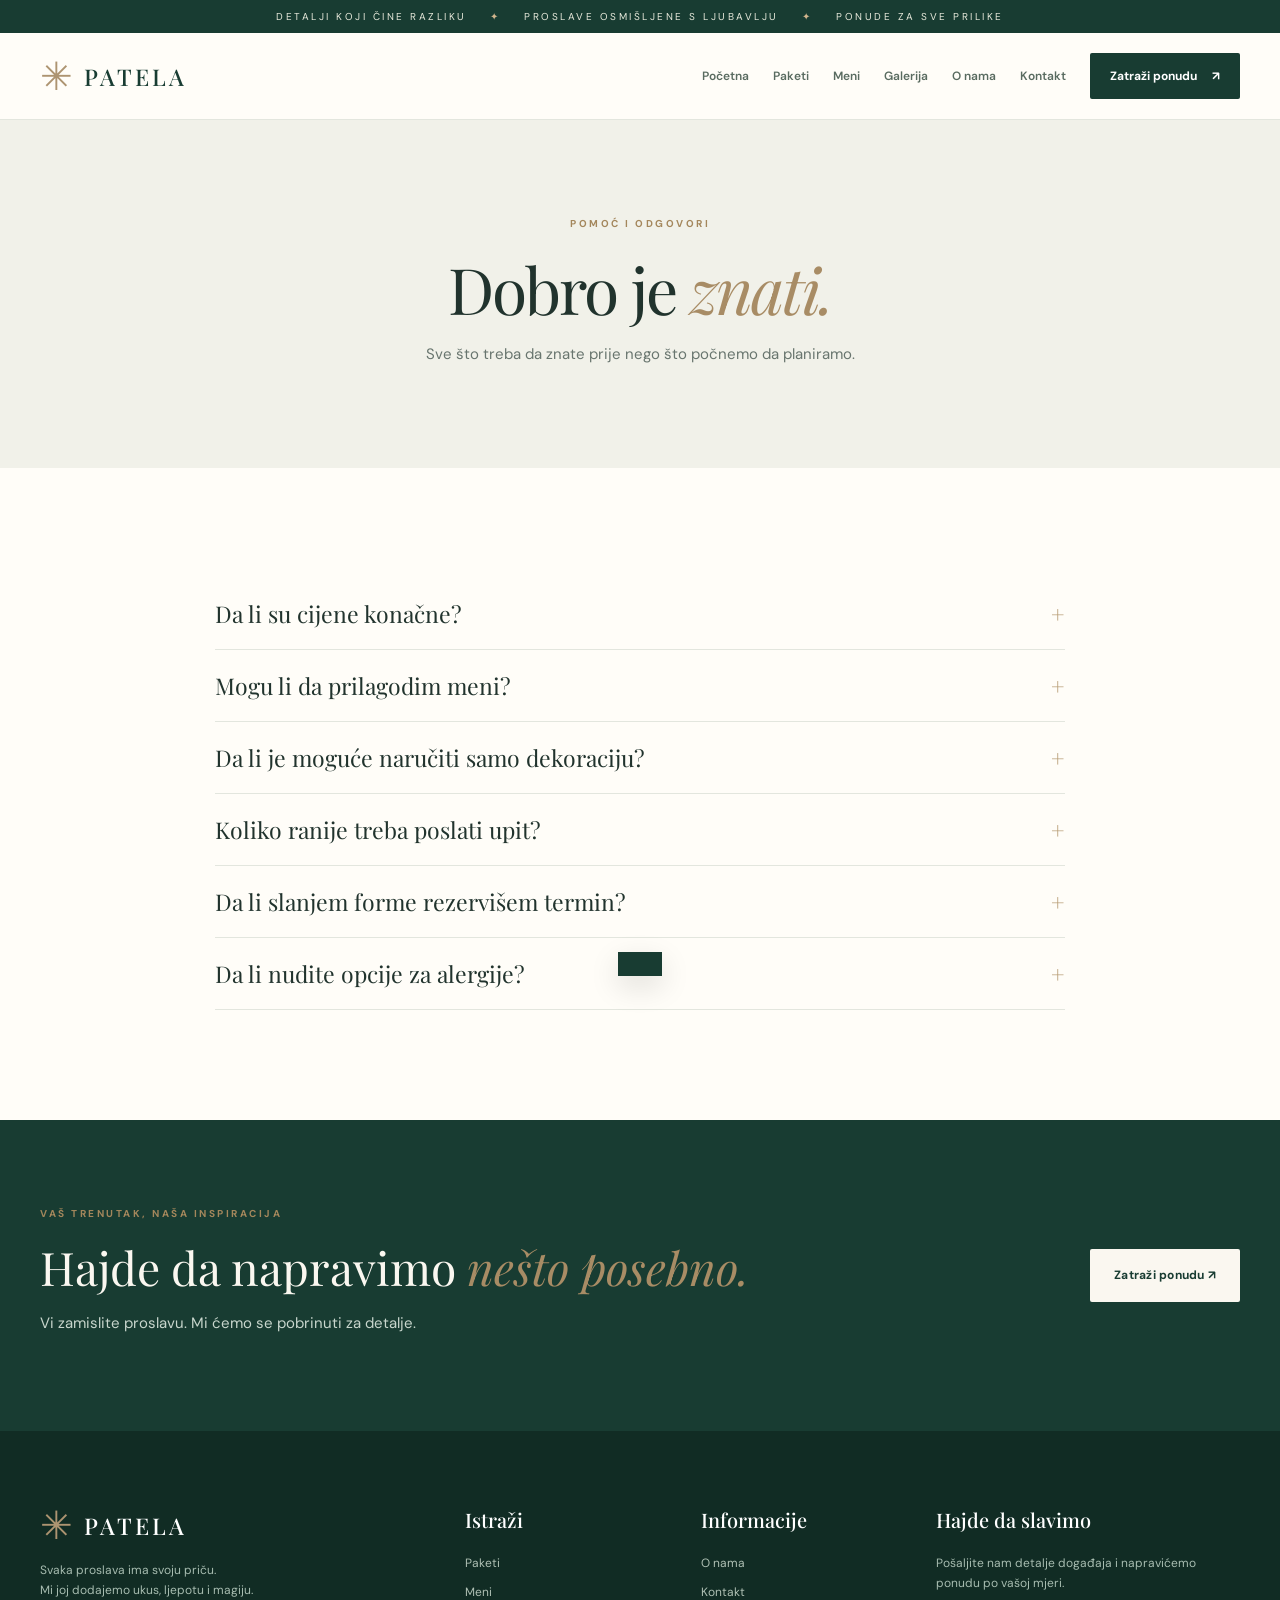
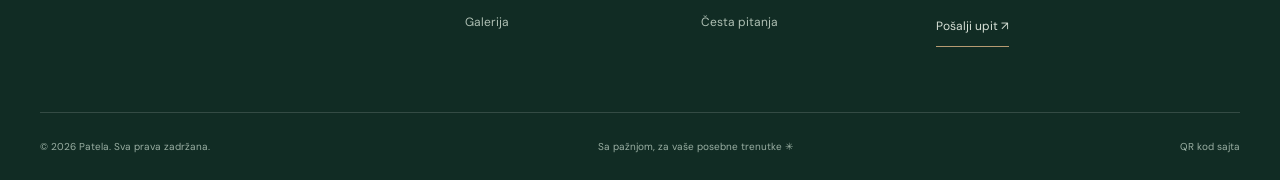
<file: faq.html>
<!doctype html><html lang="sr"><head><meta charset="utf-8"><meta name="viewport" content="width=device-width, initial-scale=1"><meta name="theme-color" content="#183c32"><meta name="description" content="Premium ketering i dekoracija za rođendane i posebne događaje."><title>Česta pitanja | Patela</title><link rel="preconnect" href="https://fonts.googleapis.com"><link rel="preconnect" href="https://fonts.gstatic.com" crossorigin><link href="https://fonts.googleapis.com/css2?family=DM+Sans:wght@400;500;600;700&family=Playfair+Display:ital,wght@0,400;0,500;0,600;1,400;1,500&display=swap" rel="stylesheet"><link rel="stylesheet" href="style.css"><link rel="icon" href="favicon.svg" type="image/svg+xml"></head><body><div class="announcement">Detalji koji čine razliku <span>✦</span> Proslave osmišljene s ljubavlju <span>✦</span> Ponude za sve prilike</div><header class="site-header"><div class="container header-inner"><a class="brand" href="index.html" aria-label="Patela početna"><span class="brand-mark">✳</span><span><strong>PATELA</strong></span></a><nav id="site-nav" class="nav" aria-label="Glavna navigacija"><a href="index.html" class="nav-link ">Početna</a><a href="paketi.html" class="nav-link ">Paketi</a><a href="meni.html" class="nav-link ">Meni</a><a href="galerija.html" class="nav-link ">Galerija</a><a href="o-nama.html" class="nav-link ">O nama</a><a href="kontakt.html" class="nav-link ">Kontakt</a><a class="nav-cta" href="rezervacija.html">Zatraži ponudu <span>↗</span></a></nav><button class="menu-toggle" aria-label="Otvori meni" aria-expanded="false" aria-controls="site-nav"><span></span><span></span><span></span></button></div></header><main><section class="subhero"><div class="container"><span class="eyebrow">POMOĆ I ODGOVORI</span><h1>Dobro je <em>znati.</em></h1><p>Sve što treba da znate prije nego što počnemo da planiramo.</p></div></section><section class="section"><div class="container faq-list"><details><summary>Da li su cijene konačne?<span>+</span></summary><p>Ne. Prikazane cijene su informativne početne cijene. Konačna cijena zavisi od vaših želja, datuma, lokacije i broja gostiju.</p></details><details><summary>Mogu li da prilagodim meni?<span>+</span></summary><p>Da, možete navesti posebne želje u upitu. Prilagođavanja se potvrđuju prilikom dogovora.</p></details><details><summary>Da li je moguće naručiti samo dekoraciju?<span>+</span></summary><p>Možete poslati upit za posebnu uslugu; dostupnost i cijena dogovaraju se pojedinačno.</p></details><details><summary>Koliko ranije treba poslati upit?<span>+</span></summary><p>Preporučujemo da se javite što ranije, naročito za vikende. Dostupnost se potvrđuje nakon upita.</p></details><details><summary>Da li slanjem forme rezervišem termin?<span>+</span></summary><p>Ne. Forma priprema e-mail upit, a termin je rezervisan tek nakon direktne potvrde preduzeća.</p></details><details><summary>Da li nudite opcije za alergije?<span>+</span></summary><p>Navedite alergije i prehrambene potrebe u upitu. Mogućnosti prilagođavanja treba potvrditi prije naručivanja.</p></details></div></section><section class="cta-banner"><div class="container cta-inner"><div><span class="eyebrow">VAŠ TRENUTAK, NAŠA INSPIRACIJA</span><h2>Hajde da napravimo <em>nešto posebno.</em></h2><p>Vi zamislite proslavu. Mi ćemo se pobrinuti za detalje.</p></div><a href="rezervacija.html" class="btn btn-cream">Zatraži ponudu ↗</a></div></section></main><footer class="footer"><div class="container"><div class="footer-top"><div><a class="brand brand-light" href="index.html"><span class="brand-mark">✳</span><span><strong>PATELA</strong></span></a><p>Svaka proslava ima svoju priču.<br>Mi joj dodajemo ukus, ljepotu i magiju.</p></div><div><h4>Istraži</h4><a href="paketi.html">Paketi</a><a href="meni.html">Meni</a><a href="galerija.html">Galerija</a></div><div><h4>Informacije</h4><a href="o-nama.html">O nama</a><a href="kontakt.html">Kontakt</a><a href="faq.html">Česta pitanja</a></div><div><h4>Hajde da slavimo</h4><p>Pošaljite nam detalje događaja i napravićemo ponudu po vašoj mjeri.</p><a class="footer-button" href="rezervacija.html">Pošalji upit ↗</a></div></div><div class="footer-bottom"><span>© <span id="year"></span> Patela. Sva prava zadržana.</span><span>Sa pažnjom, za vaše posebne trenutke ✳</span><a href="qr.html">QR kod sajta</a></div></div></footer><button class="back-top" aria-label="Nazad na vrh">↑</button><div id="toast" role="status" aria-live="polite"></div><script src="data.js"></script><script src="app.js"></script></body></html>
</file>
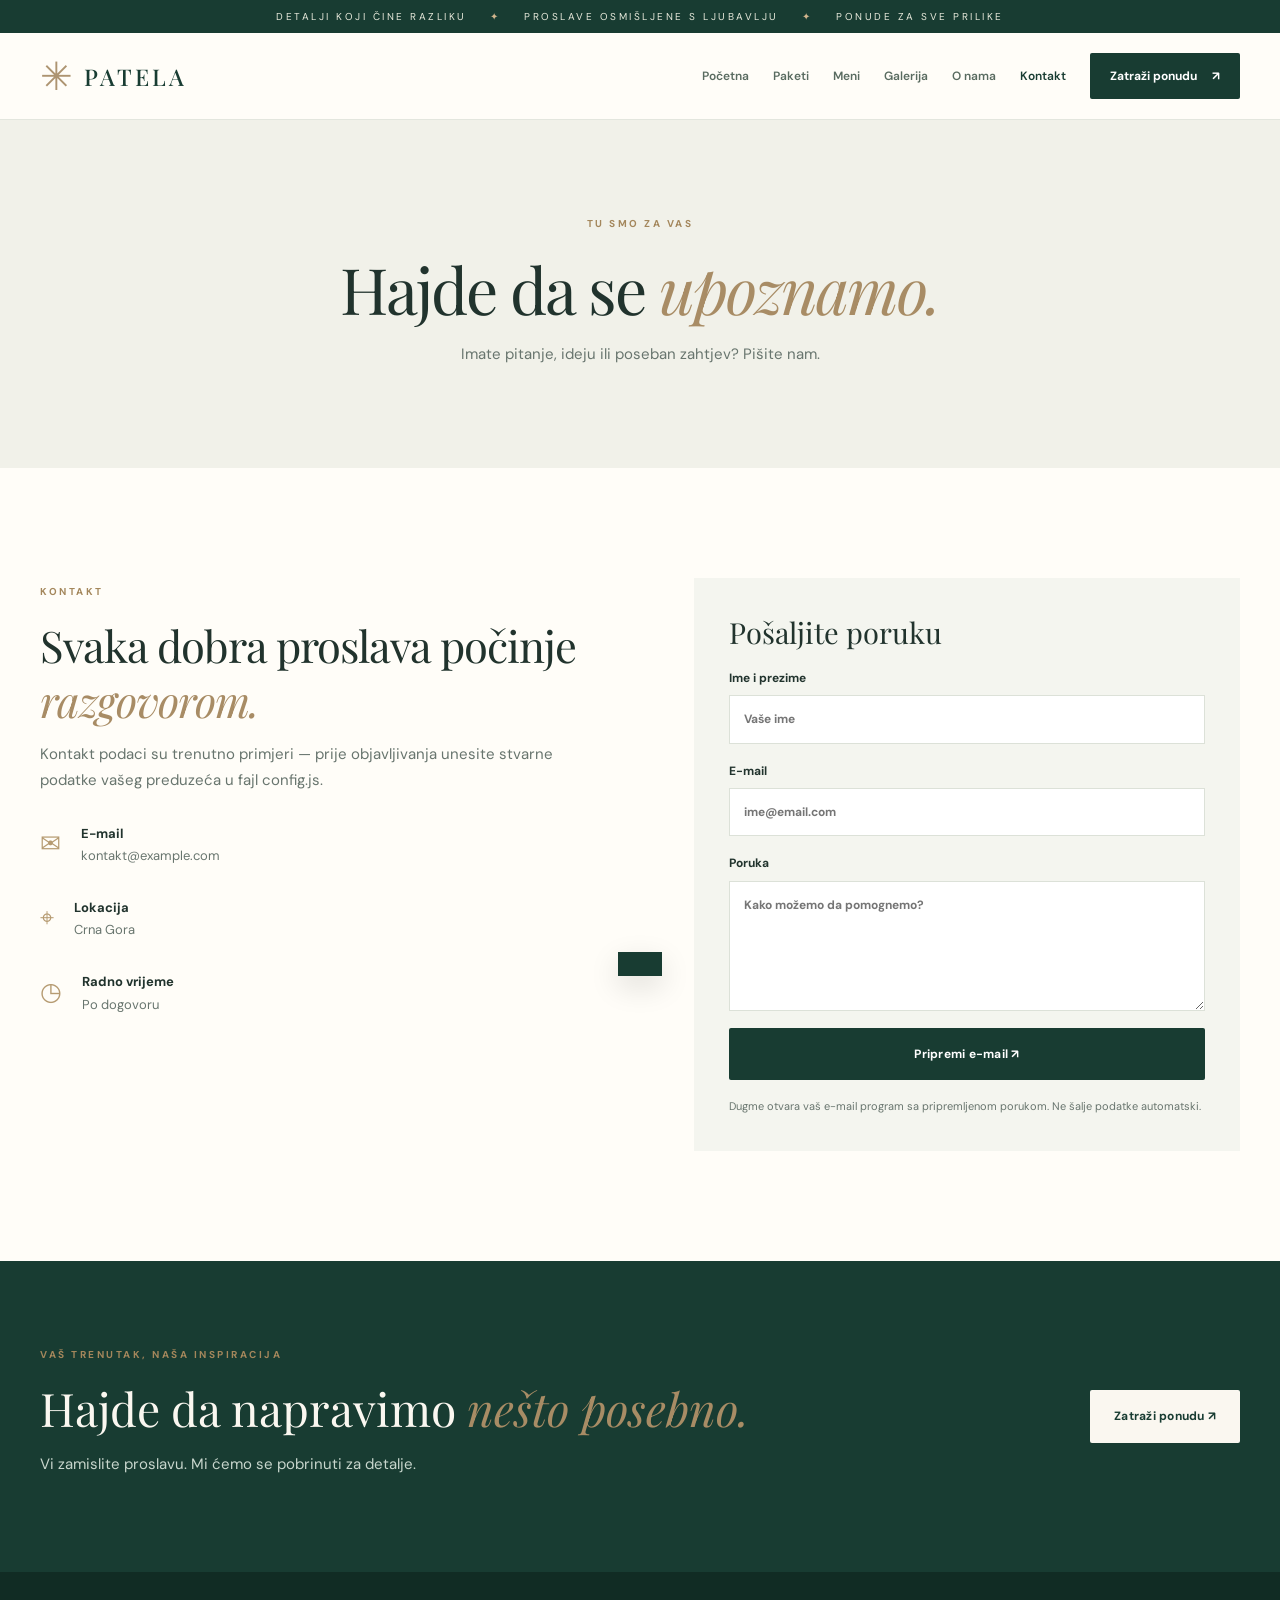
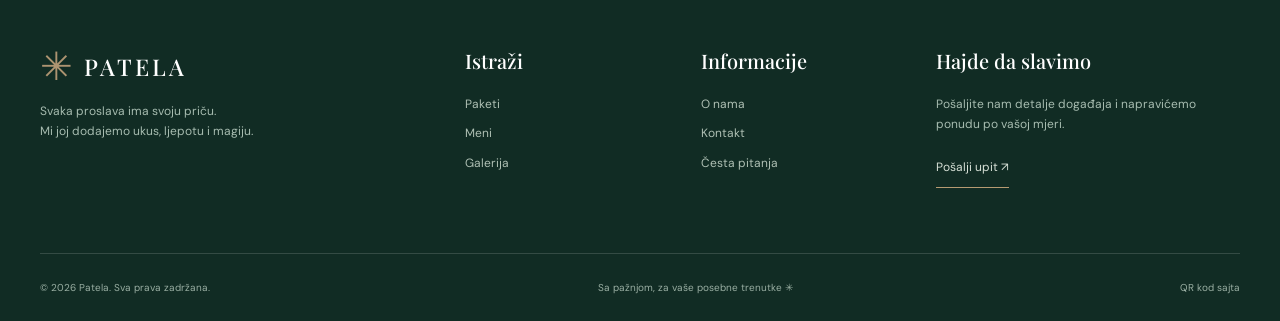
<file: kontakt.html>
<!doctype html><html lang="sr"><head><meta charset="utf-8"><meta name="viewport" content="width=device-width, initial-scale=1"><meta name="theme-color" content="#183c32"><meta name="description" content="Kontaktirajte Patela za ketering i dekoraciju."><title>Kontakt | Patela</title><link rel="preconnect" href="https://fonts.googleapis.com"><link rel="preconnect" href="https://fonts.gstatic.com" crossorigin><link href="https://fonts.googleapis.com/css2?family=DM+Sans:wght@400;500;600;700&family=Playfair+Display:ital,wght@0,400;0,500;0,600;1,400;1,500&display=swap" rel="stylesheet"><link rel="stylesheet" href="style.css"><link rel="icon" href="favicon.svg" type="image/svg+xml"></head><body><div class="announcement">Detalji koji čine razliku <span>✦</span> Proslave osmišljene s ljubavlju <span>✦</span> Ponude za sve prilike</div><header class="site-header"><div class="container header-inner"><a class="brand" href="index.html" aria-label="Patela početna"><span class="brand-mark">✳</span><span><strong>PATELA</strong></span></a><nav id="site-nav" class="nav" aria-label="Glavna navigacija"><a href="index.html" class="nav-link ">Početna</a><a href="paketi.html" class="nav-link ">Paketi</a><a href="meni.html" class="nav-link ">Meni</a><a href="galerija.html" class="nav-link ">Galerija</a><a href="o-nama.html" class="nav-link ">O nama</a><a href="kontakt.html" class="nav-link active">Kontakt</a><a class="nav-cta" href="rezervacija.html">Zatraži ponudu <span>↗</span></a></nav><button class="menu-toggle" aria-label="Otvori meni" aria-expanded="false" aria-controls="site-nav"><span></span><span></span><span></span></button></div></header><main><section class="subhero"><div class="container"><span class="eyebrow">TU SMO ZA VAS</span><h1>Hajde da se <em>upoznamo.</em></h1><p>Imate pitanje, ideju ili poseban zahtjev? Pišite nam.</p></div></section><section class="section"><div class="container contact-grid"><div><span class="eyebrow">KONTAKT</span><h2>Svaka dobra proslava počinje <em>razgovorom.</em></h2><p>Kontakt podaci su trenutno primjeri — prije objavljivanja unesite stvarne podatke vašeg preduzeća u fajl config.js.</p><div class="contact-line"><span>✉</span><div><b>E-mail</b><a data-contact-email href="mailto:kontakt@example.com">kontakt@example.com</a></div></div><div class="contact-line"><span>⌖</span><div><b>Lokacija</b><p data-contact-location>Crna Gora</p></div></div><div class="contact-line"><span>◷</span><div><b>Radno vrijeme</b><p>Po dogovoru</p></div></div></div><form class="form-panel" id="contact-form"><h3>Pošaljite poruku</h3><label>Ime i prezime<input name="name" required placeholder="Vaše ime" minlength="2"></label><label>E-mail<input type="email" name="email" required placeholder="ime@email.com"></label><label>Poruka<textarea name="message" required rows="5" placeholder="Kako možemo da pomognemo?"></textarea></label><button class="btn btn-dark" type="submit">Pripremi e-mail ↗</button><p class="form-note">Dugme otvara vaš e-mail program sa pripremljenom porukom. Ne šalje podatke automatski.</p></form></div></section><section class="cta-banner"><div class="container cta-inner"><div><span class="eyebrow">VAŠ TRENUTAK, NAŠA INSPIRACIJA</span><h2>Hajde da napravimo <em>nešto posebno.</em></h2><p>Vi zamislite proslavu. Mi ćemo se pobrinuti za detalje.</p></div><a href="rezervacija.html" class="btn btn-cream">Zatraži ponudu ↗</a></div></section></main><footer class="footer"><div class="container"><div class="footer-top"><div><a class="brand brand-light" href="index.html"><span class="brand-mark">✳</span><span><strong>PATELA</strong></span></a><p>Svaka proslava ima svoju priču.<br>Mi joj dodajemo ukus, ljepotu i magiju.</p></div><div><h4>Istraži</h4><a href="paketi.html">Paketi</a><a href="meni.html">Meni</a><a href="galerija.html">Galerija</a></div><div><h4>Informacije</h4><a href="o-nama.html">O nama</a><a href="kontakt.html">Kontakt</a><a href="faq.html">Česta pitanja</a></div><div><h4>Hajde da slavimo</h4><p>Pošaljite nam detalje događaja i napravićemo ponudu po vašoj mjeri.</p><a class="footer-button" href="rezervacija.html">Pošalji upit ↗</a></div></div><div class="footer-bottom"><span>© <span id="year"></span> Patela. Sva prava zadržana.</span><span>Sa pažnjom, za vaše posebne trenutke ✳</span><a href="qr.html">QR kod sajta</a></div></div></footer><button class="back-top" aria-label="Nazad na vrh">↑</button><div id="toast" role="status" aria-live="polite"></div><script src="config.js"></script><script src="data.js"></script><script src="app.js"></script></body></html>
</file>
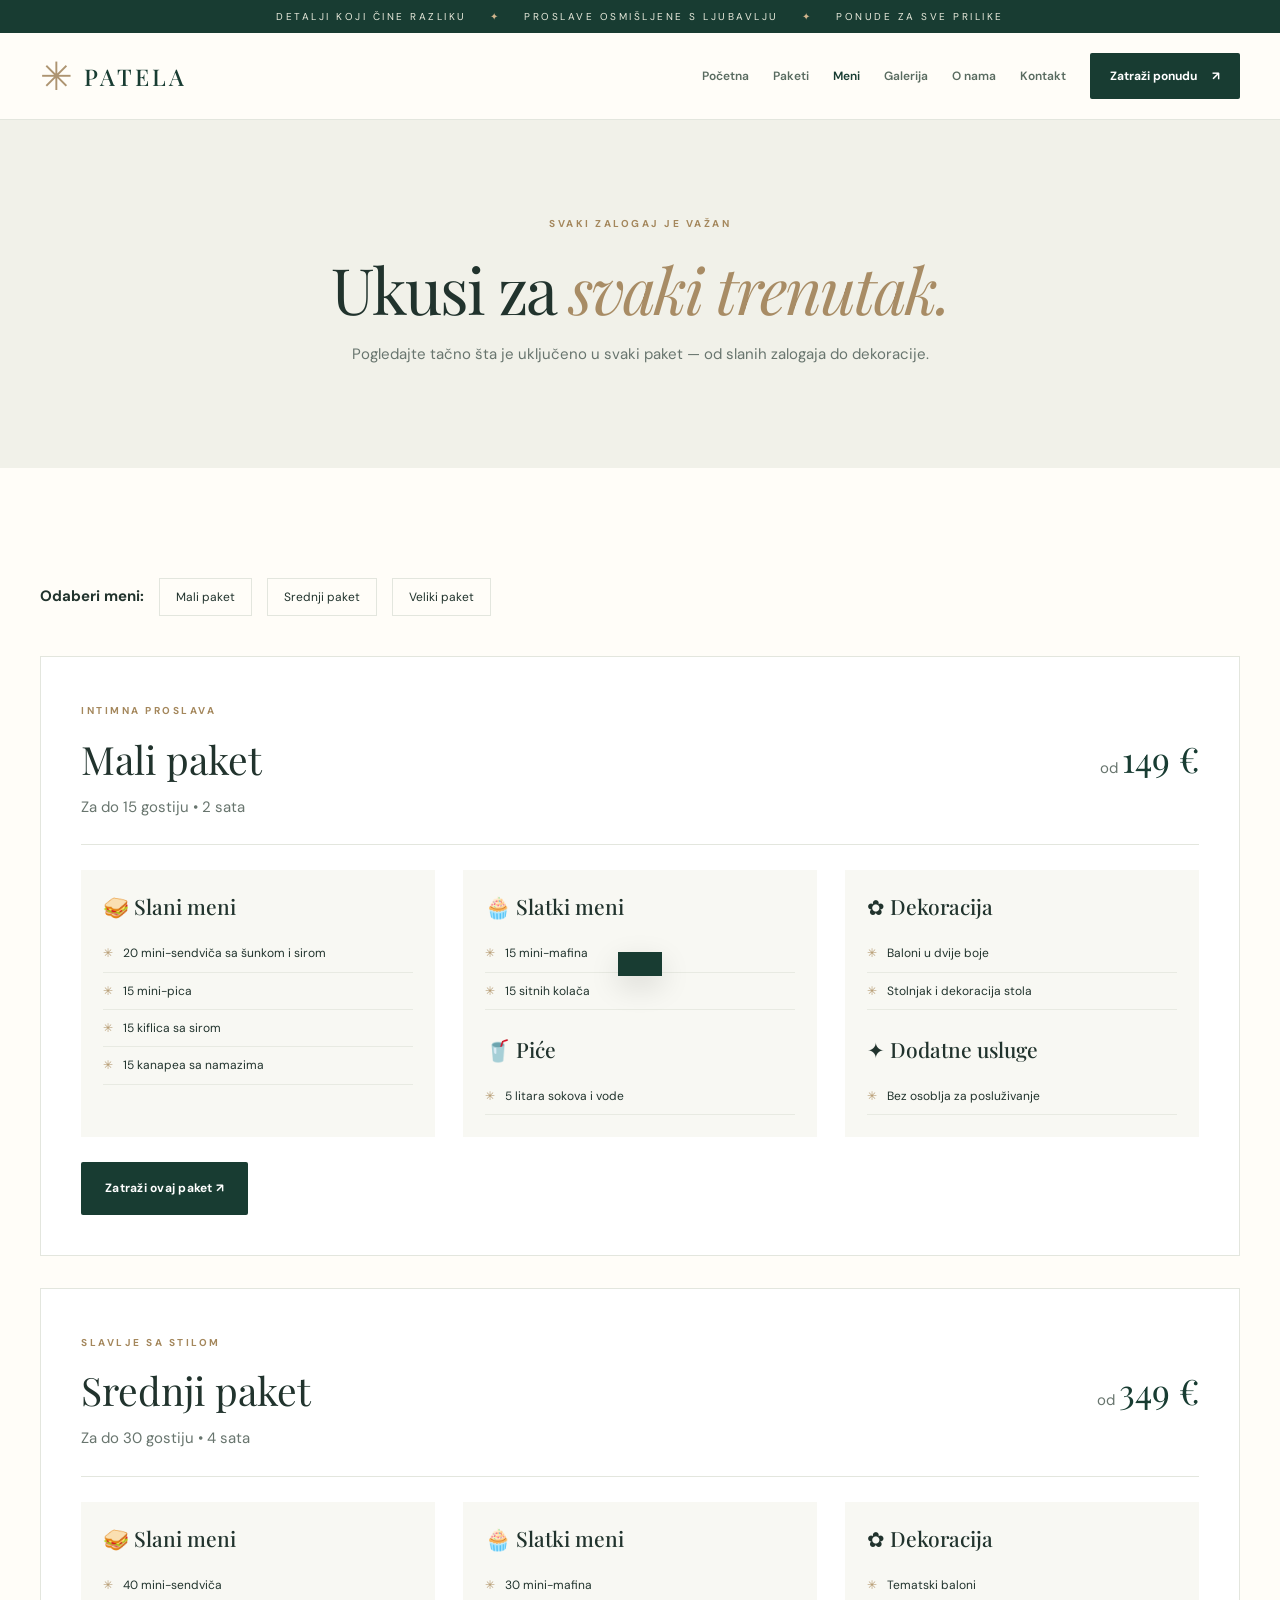
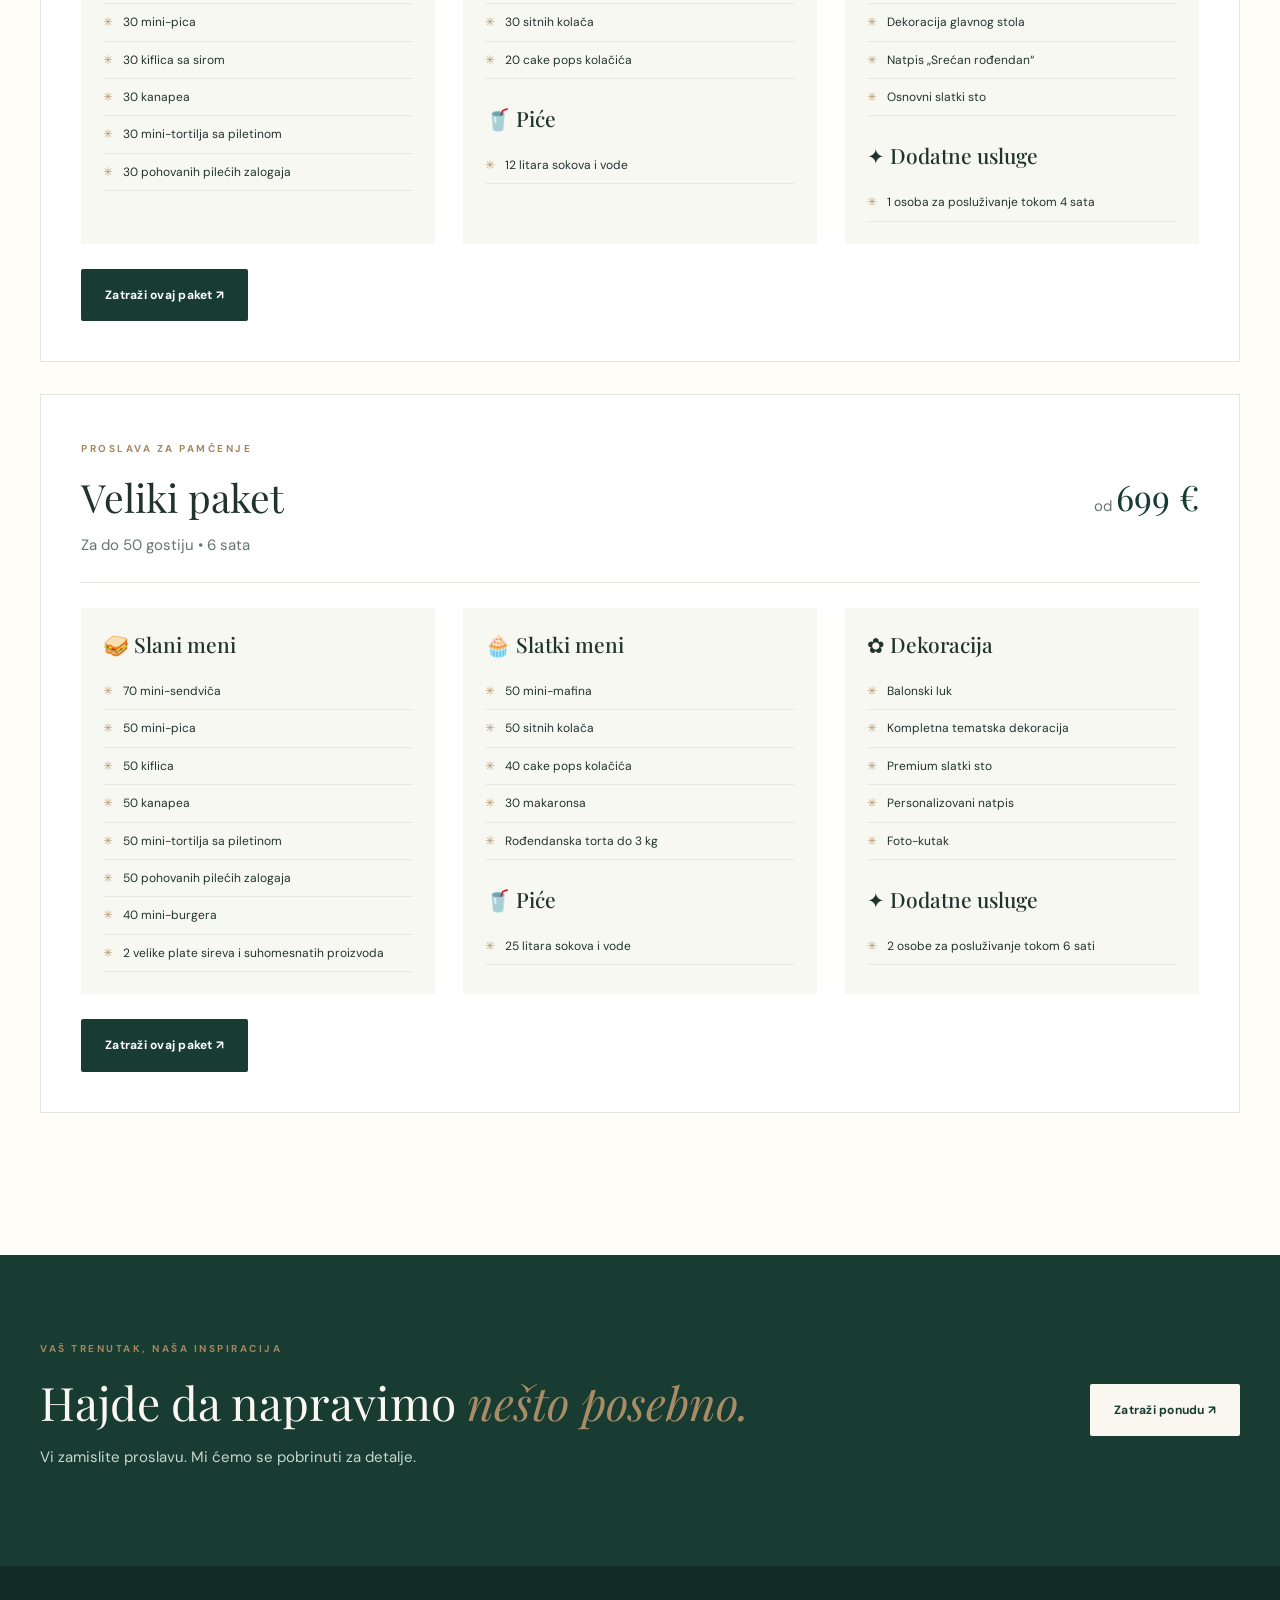
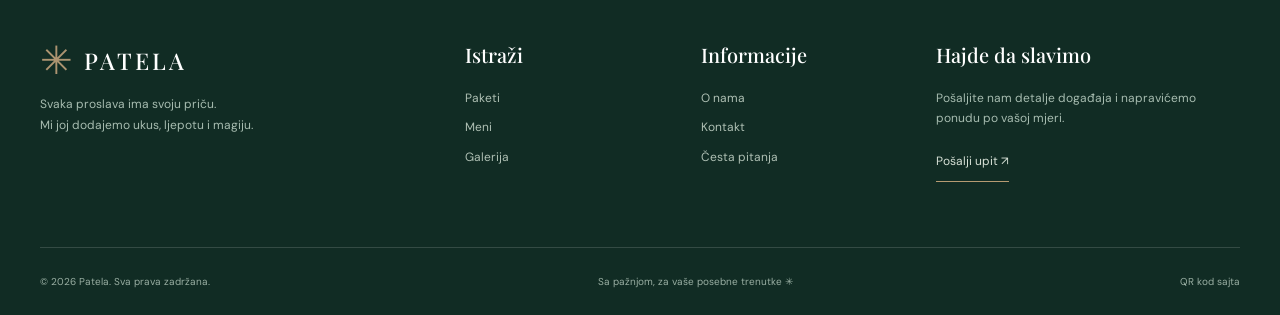
<file: meni.html>
<!doctype html><html lang="sr"><head><meta charset="utf-8"><meta name="viewport" content="width=device-width, initial-scale=1"><meta name="theme-color" content="#183c32"><meta name="description" content="Premium ketering i dekoracija za rođendane i posebne događaje."><title>Kompletan meni | Patela</title><link rel="preconnect" href="https://fonts.googleapis.com"><link rel="preconnect" href="https://fonts.gstatic.com" crossorigin><link href="https://fonts.googleapis.com/css2?family=DM+Sans:wght@400;500;600;700&family=Playfair+Display:ital,wght@0,400;0,500;0,600;1,400;1,500&display=swap" rel="stylesheet"><link rel="stylesheet" href="style.css"><link rel="icon" href="favicon.svg" type="image/svg+xml"></head><body><div class="announcement">Detalji koji čine razliku <span>✦</span> Proslave osmišljene s ljubavlju <span>✦</span> Ponude za sve prilike</div><header class="site-header"><div class="container header-inner"><a class="brand" href="index.html" aria-label="Patela početna"><span class="brand-mark">✳</span><span><strong>PATELA</strong></span></a><nav id="site-nav" class="nav" aria-label="Glavna navigacija"><a href="index.html" class="nav-link ">Početna</a><a href="paketi.html" class="nav-link ">Paketi</a><a href="meni.html" class="nav-link active">Meni</a><a href="galerija.html" class="nav-link ">Galerija</a><a href="o-nama.html" class="nav-link ">O nama</a><a href="kontakt.html" class="nav-link ">Kontakt</a><a class="nav-cta" href="rezervacija.html">Zatraži ponudu <span>↗</span></a></nav><button class="menu-toggle" aria-label="Otvori meni" aria-expanded="false" aria-controls="site-nav"><span></span><span></span><span></span></button></div></header><main><section class="subhero"><div class="container"><span class="eyebrow">SVAKI ZALOGAJ JE VAŽAN</span><h1>Ukusi za <em>svaki trenutak.</em></h1><p>Pogledajte tačno šta je uključeno u svaki paket — od slanih zalogaja do dekoracije.</p></div></section><section class="section"><div class="container"><div class="jump-links"><span>Odaberi meni:</span><a href="#mali">Mali paket</a><a href="#srednji">Srednji paket</a><a href="#veliki">Veliki paket</a></div><article class="menu-package" id="mali"><div class="menu-package-head"><div><span class="eyebrow">Intimna proslava</span><h2>Mali paket</h2><p>Za do 15 gostiju • 2 sata</p></div><div class="menu-price">od <strong>149 €</strong></div></div><div class="menu-detail-grid"><div class="menu-detail"><h3>🥪 Slani meni</h3><ul><li><span>✳</span>20 mini-sendviča sa šunkom i sirom</li><li><span>✳</span>15 mini-pica</li><li><span>✳</span>15 kiflica sa sirom</li><li><span>✳</span>15 kanapea sa namazima</li></ul></div><div class="menu-detail"><h3>🧁 Slatki meni</h3><ul><li><span>✳</span>15 mini-mafina</li><li><span>✳</span>15 sitnih kolača</li></ul><h3 class="mt">🥤 Piće</h3><ul><li><span>✳</span>5 litara sokova i vode</li></ul></div><div class="menu-detail"><h3>✿ Dekoracija</h3><ul><li><span>✳</span>Baloni u dvije boje</li><li><span>✳</span>Stolnjak i dekoracija stola</li></ul><h3 class="mt">✦ Dodatne usluge</h3><ul><li><span>✳</span>Bez osoblja za posluživanje</li></ul></div></div><a href="rezervacija.html?paket=mali" class="btn btn-dark">Zatraži ovaj paket ↗</a></article><article class="menu-package" id="srednji"><div class="menu-package-head"><div><span class="eyebrow">Slavlje sa stilom</span><h2>Srednji paket</h2><p>Za do 30 gostiju • 4 sata</p></div><div class="menu-price">od <strong>349 €</strong></div></div><div class="menu-detail-grid"><div class="menu-detail"><h3>🥪 Slani meni</h3><ul><li><span>✳</span>40 mini-sendviča</li><li><span>✳</span>30 mini-pica</li><li><span>✳</span>30 kiflica sa sirom</li><li><span>✳</span>30 kanapea</li><li><span>✳</span>30 mini-tortilja sa piletinom</li><li><span>✳</span>30 pohovanih pilećih zalogaja</li></ul></div><div class="menu-detail"><h3>🧁 Slatki meni</h3><ul><li><span>✳</span>30 mini-mafina</li><li><span>✳</span>30 sitnih kolača</li><li><span>✳</span>20 cake pops kolačića</li></ul><h3 class="mt">🥤 Piće</h3><ul><li><span>✳</span>12 litara sokova i vode</li></ul></div><div class="menu-detail"><h3>✿ Dekoracija</h3><ul><li><span>✳</span>Tematski baloni</li><li><span>✳</span>Dekoracija glavnog stola</li><li><span>✳</span>Natpis „Srećan rođendan“</li><li><span>✳</span>Osnovni slatki sto</li></ul><h3 class="mt">✦ Dodatne usluge</h3><ul><li><span>✳</span>1 osoba za posluživanje tokom 4 sata</li></ul></div></div><a href="rezervacija.html?paket=srednji" class="btn btn-dark">Zatraži ovaj paket ↗</a></article><article class="menu-package" id="veliki"><div class="menu-package-head"><div><span class="eyebrow">Proslava za pamćenje</span><h2>Veliki paket</h2><p>Za do 50 gostiju • 6 sata</p></div><div class="menu-price">od <strong>699 €</strong></div></div><div class="menu-detail-grid"><div class="menu-detail"><h3>🥪 Slani meni</h3><ul><li><span>✳</span>70 mini-sendviča</li><li><span>✳</span>50 mini-pica</li><li><span>✳</span>50 kiflica</li><li><span>✳</span>50 kanapea</li><li><span>✳</span>50 mini-tortilja sa piletinom</li><li><span>✳</span>50 pohovanih pilećih zalogaja</li><li><span>✳</span>40 mini-burgera</li><li><span>✳</span>2 velike plate sireva i suhomesnatih proizvoda</li></ul></div><div class="menu-detail"><h3>🧁 Slatki meni</h3><ul><li><span>✳</span>50 mini-mafina</li><li><span>✳</span>50 sitnih kolača</li><li><span>✳</span>40 cake pops kolačića</li><li><span>✳</span>30 makaronsa</li><li><span>✳</span>Rođendanska torta do 3 kg</li></ul><h3 class="mt">🥤 Piće</h3><ul><li><span>✳</span>25 litara sokova i vode</li></ul></div><div class="menu-detail"><h3>✿ Dekoracija</h3><ul><li><span>✳</span>Balonski luk</li><li><span>✳</span>Kompletna tematska dekoracija</li><li><span>✳</span>Premium slatki sto</li><li><span>✳</span>Personalizovani natpis</li><li><span>✳</span>Foto-kutak</li></ul><h3 class="mt">✦ Dodatne usluge</h3><ul><li><span>✳</span>2 osobe za posluživanje tokom 6 sati</li></ul></div></div><a href="rezervacija.html?paket=veliki" class="btn btn-dark">Zatraži ovaj paket ↗</a></article></div></section><section class="cta-banner"><div class="container cta-inner"><div><span class="eyebrow">VAŠ TRENUTAK, NAŠA INSPIRACIJA</span><h2>Hajde da napravimo <em>nešto posebno.</em></h2><p>Vi zamislite proslavu. Mi ćemo se pobrinuti za detalje.</p></div><a href="rezervacija.html" class="btn btn-cream">Zatraži ponudu ↗</a></div></section></main><footer class="footer"><div class="container"><div class="footer-top"><div><a class="brand brand-light" href="index.html"><span class="brand-mark">✳</span><span><strong>PATELA</strong></span></a><p>Svaka proslava ima svoju priču.<br>Mi joj dodajemo ukus, ljepotu i magiju.</p></div><div><h4>Istraži</h4><a href="paketi.html">Paketi</a><a href="meni.html">Meni</a><a href="galerija.html">Galerija</a></div><div><h4>Informacije</h4><a href="o-nama.html">O nama</a><a href="kontakt.html">Kontakt</a><a href="faq.html">Česta pitanja</a></div><div><h4>Hajde da slavimo</h4><p>Pošaljite nam detalje događaja i napravićemo ponudu po vašoj mjeri.</p><a class="footer-button" href="rezervacija.html">Pošalji upit ↗</a></div></div><div class="footer-bottom"><span>© <span id="year"></span> Patela. Sva prava zadržana.</span><span>Sa pažnjom, za vaše posebne trenutke ✳</span><a href="qr.html">QR kod sajta</a></div></div></footer><button class="back-top" aria-label="Nazad na vrh">↑</button><div id="toast" role="status" aria-live="polite"></div><script src="config.js"></script><script src="data.js"></script><script src="app.js"></script></body></html>
</file>
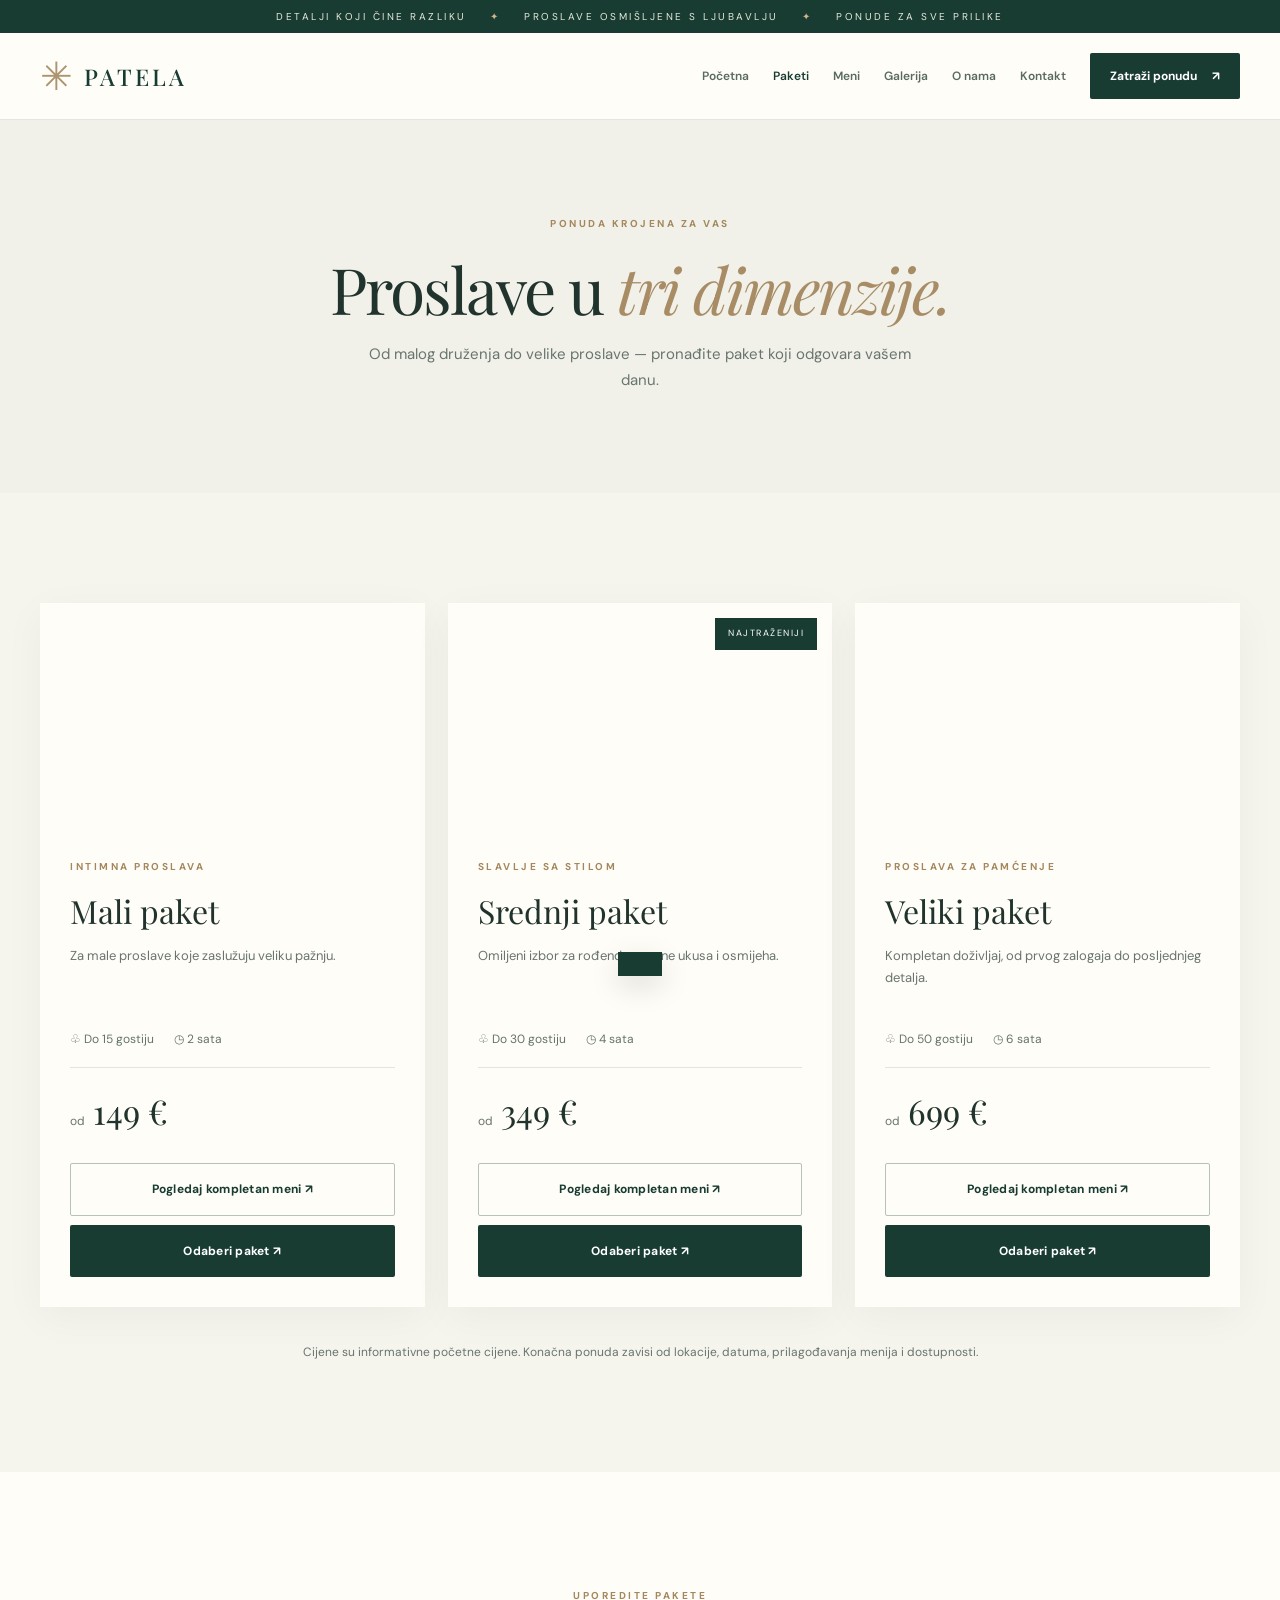
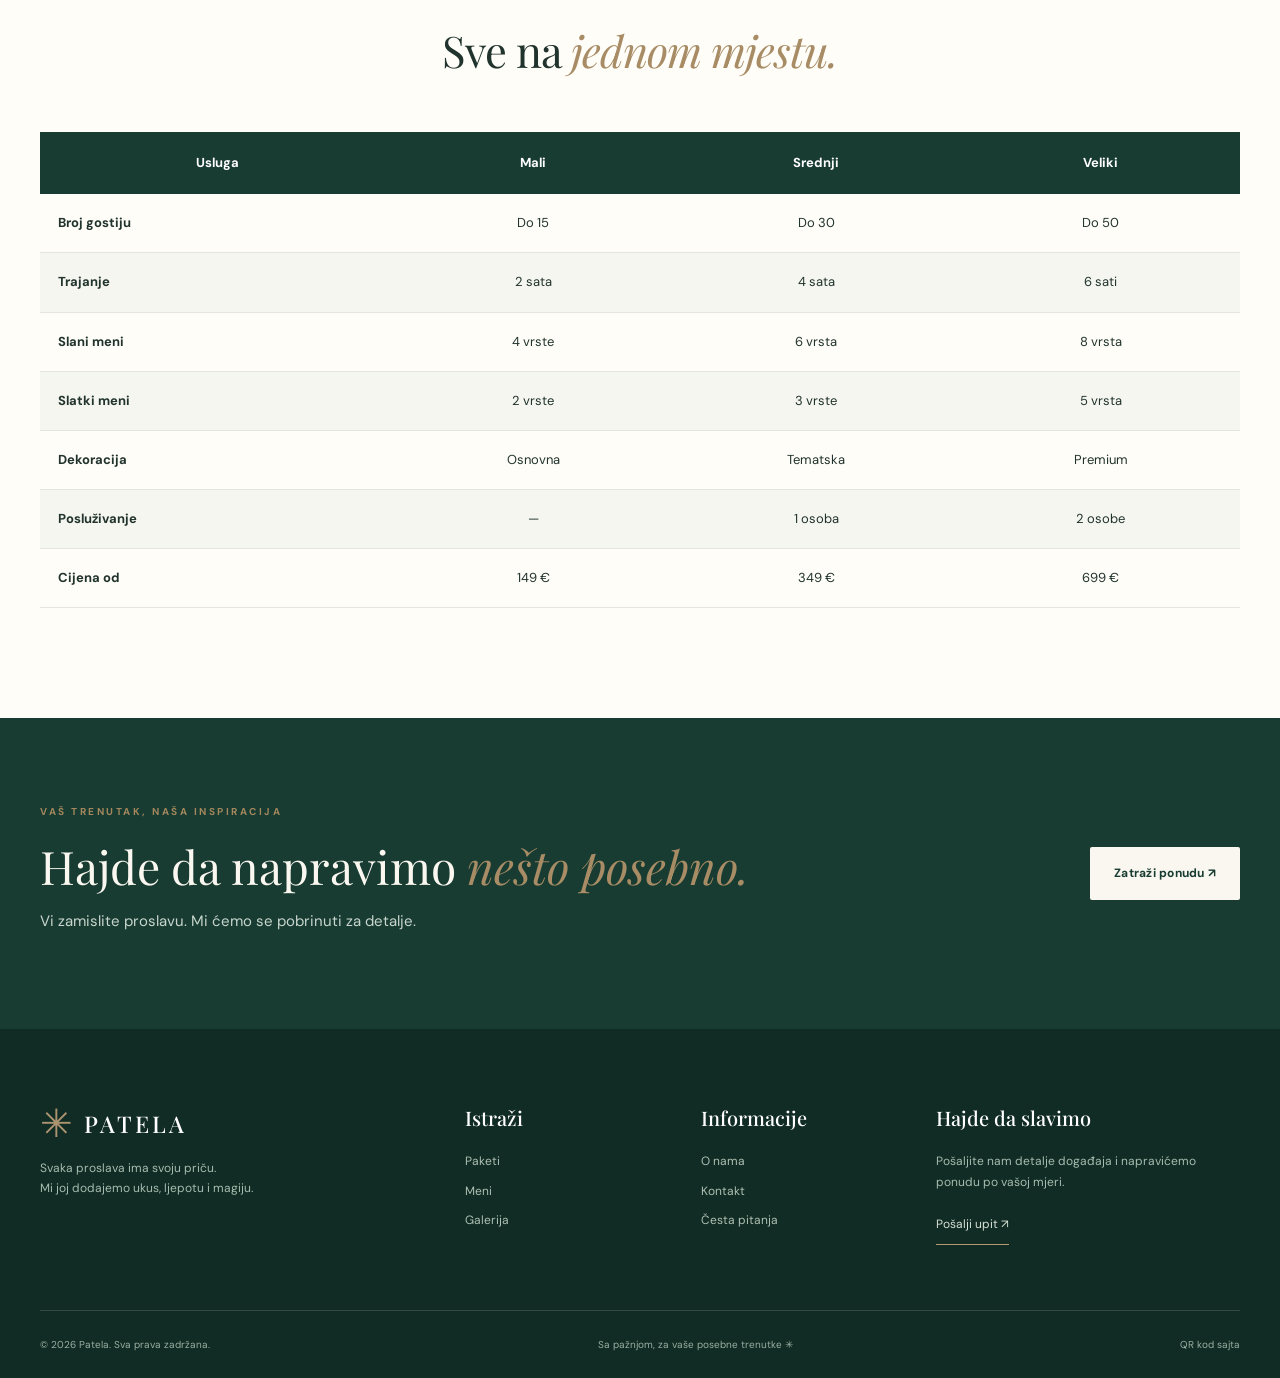
<file: paketi.html>
<!doctype html><html lang="sr"><head><meta charset="utf-8"><meta name="viewport" content="width=device-width, initial-scale=1"><meta name="theme-color" content="#183c32"><meta name="description" content="Premium ketering i dekoracija za rođendane i posebne događaje."><title>Paketi | Patela</title><link rel="preconnect" href="https://fonts.googleapis.com"><link rel="preconnect" href="https://fonts.gstatic.com" crossorigin><link href="https://fonts.googleapis.com/css2?family=DM+Sans:wght@400;500;600;700&family=Playfair+Display:ital,wght@0,400;0,500;0,600;1,400;1,500&display=swap" rel="stylesheet"><link rel="stylesheet" href="style.css"><link rel="icon" href="favicon.svg" type="image/svg+xml"></head><body><div class="announcement">Detalji koji čine razliku <span>✦</span> Proslave osmišljene s ljubavlju <span>✦</span> Ponude za sve prilike</div><header class="site-header"><div class="container header-inner"><a class="brand" href="index.html" aria-label="Patela početna"><span class="brand-mark">✳</span><span><strong>PATELA</strong></span></a><nav id="site-nav" class="nav" aria-label="Glavna navigacija"><a href="index.html" class="nav-link ">Početna</a><a href="paketi.html" class="nav-link active">Paketi</a><a href="meni.html" class="nav-link ">Meni</a><a href="galerija.html" class="nav-link ">Galerija</a><a href="o-nama.html" class="nav-link ">O nama</a><a href="kontakt.html" class="nav-link ">Kontakt</a><a class="nav-cta" href="rezervacija.html">Zatraži ponudu <span>↗</span></a></nav><button class="menu-toggle" aria-label="Otvori meni" aria-expanded="false" aria-controls="site-nav"><span></span><span></span><span></span></button></div></header><main><section class="subhero"><div class="container"><span class="eyebrow">PONUDA KROJENA ZA VAS</span><h1>Proslave u <em>tri dimenzije.</em></h1><p>Od malog druženja do velike proslave — pronađite paket koji odgovara vašem danu.</p></div></section><section class="section section-tint"><div class="container"><div class="package-grid"><article class="package-card "><div class="package-image" style="background-image:url('https://images.unsplash.com/photo-1555244162-803834f70033?auto=format&fit=crop&w=850&q=85')"></div><div class="package-content"><span class="eyebrow">Intimna proslava</span><h3>Mali paket</h3><p>Za male proslave koje zaslužuju veliku pažnju.</p><div class="package-meta"><span>♧ Do 15 gostiju</span><span>◷ 2 sata</span></div><div class="price"><small>od</small> 149 €</div><a href="meni.html#mali" class="btn btn-outline">Pogledaj kompletan meni ↗</a><a href="rezervacija.html?paket=mali" class="btn btn-dark">Odaberi paket ↗</a></div></article><article class="package-card featured"><div class="package-image" style="background-image:url('https://images.unsplash.com/photo-1511795409834-ef04bbd61622?auto=format&fit=crop&w=850&q=85')"></div><span class="popular">NAJTRAŽENIJI</span><div class="package-content"><span class="eyebrow">Slavlje sa stilom</span><h3>Srednji paket</h3><p>Omiljeni izbor za rođendane pune ukusa i osmijeha.</p><div class="package-meta"><span>♧ Do 30 gostiju</span><span>◷ 4 sata</span></div><div class="price"><small>od</small> 349 €</div><a href="meni.html#srednji" class="btn btn-outline">Pogledaj kompletan meni ↗</a><a href="rezervacija.html?paket=srednji" class="btn btn-dark">Odaberi paket ↗</a></div></article><article class="package-card "><div class="package-image" style="background-image:url('https://images.unsplash.com/photo-1464366400600-7168b8af9bc3?auto=format&fit=crop&w=850&q=85')"></div><div class="package-content"><span class="eyebrow">Proslava za pamćenje</span><h3>Veliki paket</h3><p>Kompletan doživljaj, od prvog zalogaja do posljednjeg detalja.</p><div class="package-meta"><span>♧ Do 50 gostiju</span><span>◷ 6 sata</span></div><div class="price"><small>od</small> 699 €</div><a href="meni.html#veliki" class="btn btn-outline">Pogledaj kompletan meni ↗</a><a href="rezervacija.html?paket=veliki" class="btn btn-dark">Odaberi paket ↗</a></div></article></div><p class="fineprint">Cijene su informativne početne cijene. Konačna ponuda zavisi od lokacije, datuma, prilagođavanja menija i dostupnosti.</p></div></section><section class="section"><div class="container"><div class="section-head"><span class="eyebrow">UPOREDITE PAKETE</span><h2>Sve na <em>jednom mjestu.</em></h2><p></p></div><div class="table-scroll"><table class="compare"><thead><tr><th>Usluga</th><th>Mali</th><th>Srednji</th><th>Veliki</th></tr></thead><tbody><tr><td>Broj gostiju</td><td>Do 15</td><td>Do 30</td><td>Do 50</td></tr><tr><td>Trajanje</td><td>2 sata</td><td>4 sata</td><td>6 sati</td></tr><tr><td>Slani meni</td><td>4 vrste</td><td>6 vrsta</td><td>8 vrsta</td></tr><tr><td>Slatki meni</td><td>2 vrste</td><td>3 vrste</td><td>5 vrsta</td></tr><tr><td>Dekoracija</td><td>Osnovna</td><td>Tematska</td><td>Premium</td></tr><tr><td>Posluživanje</td><td>—</td><td>1 osoba</td><td>2 osobe</td></tr><tr><td>Cijena od</td><td>149 €</td><td>349 €</td><td>699 €</td></tr></tbody></table></div></div></section><section class="cta-banner"><div class="container cta-inner"><div><span class="eyebrow">VAŠ TRENUTAK, NAŠA INSPIRACIJA</span><h2>Hajde da napravimo <em>nešto posebno.</em></h2><p>Vi zamislite proslavu. Mi ćemo se pobrinuti za detalje.</p></div><a href="rezervacija.html" class="btn btn-cream">Zatraži ponudu ↗</a></div></section></main><footer class="footer"><div class="container"><div class="footer-top"><div><a class="brand brand-light" href="index.html"><span class="brand-mark">✳</span><span><strong>PATELA</strong></span></a><p>Svaka proslava ima svoju priču.<br>Mi joj dodajemo ukus, ljepotu i magiju.</p></div><div><h4>Istraži</h4><a href="paketi.html">Paketi</a><a href="meni.html">Meni</a><a href="galerija.html">Galerija</a></div><div><h4>Informacije</h4><a href="o-nama.html">O nama</a><a href="kontakt.html">Kontakt</a><a href="faq.html">Česta pitanja</a></div><div><h4>Hajde da slavimo</h4><p>Pošaljite nam detalje događaja i napravićemo ponudu po vašoj mjeri.</p><a class="footer-button" href="rezervacija.html">Pošalji upit ↗</a></div></div><div class="footer-bottom"><span>© <span id="year"></span> Patela. Sva prava zadržana.</span><span>Sa pažnjom, za vaše posebne trenutke ✳</span><a href="qr.html">QR kod sajta</a></div></div></footer><button class="back-top" aria-label="Nazad na vrh">↑</button><div id="toast" role="status" aria-live="polite"></div><script src="config.js"></script><script src="data.js"></script><script src="app.js"></script></body></html>
</file>
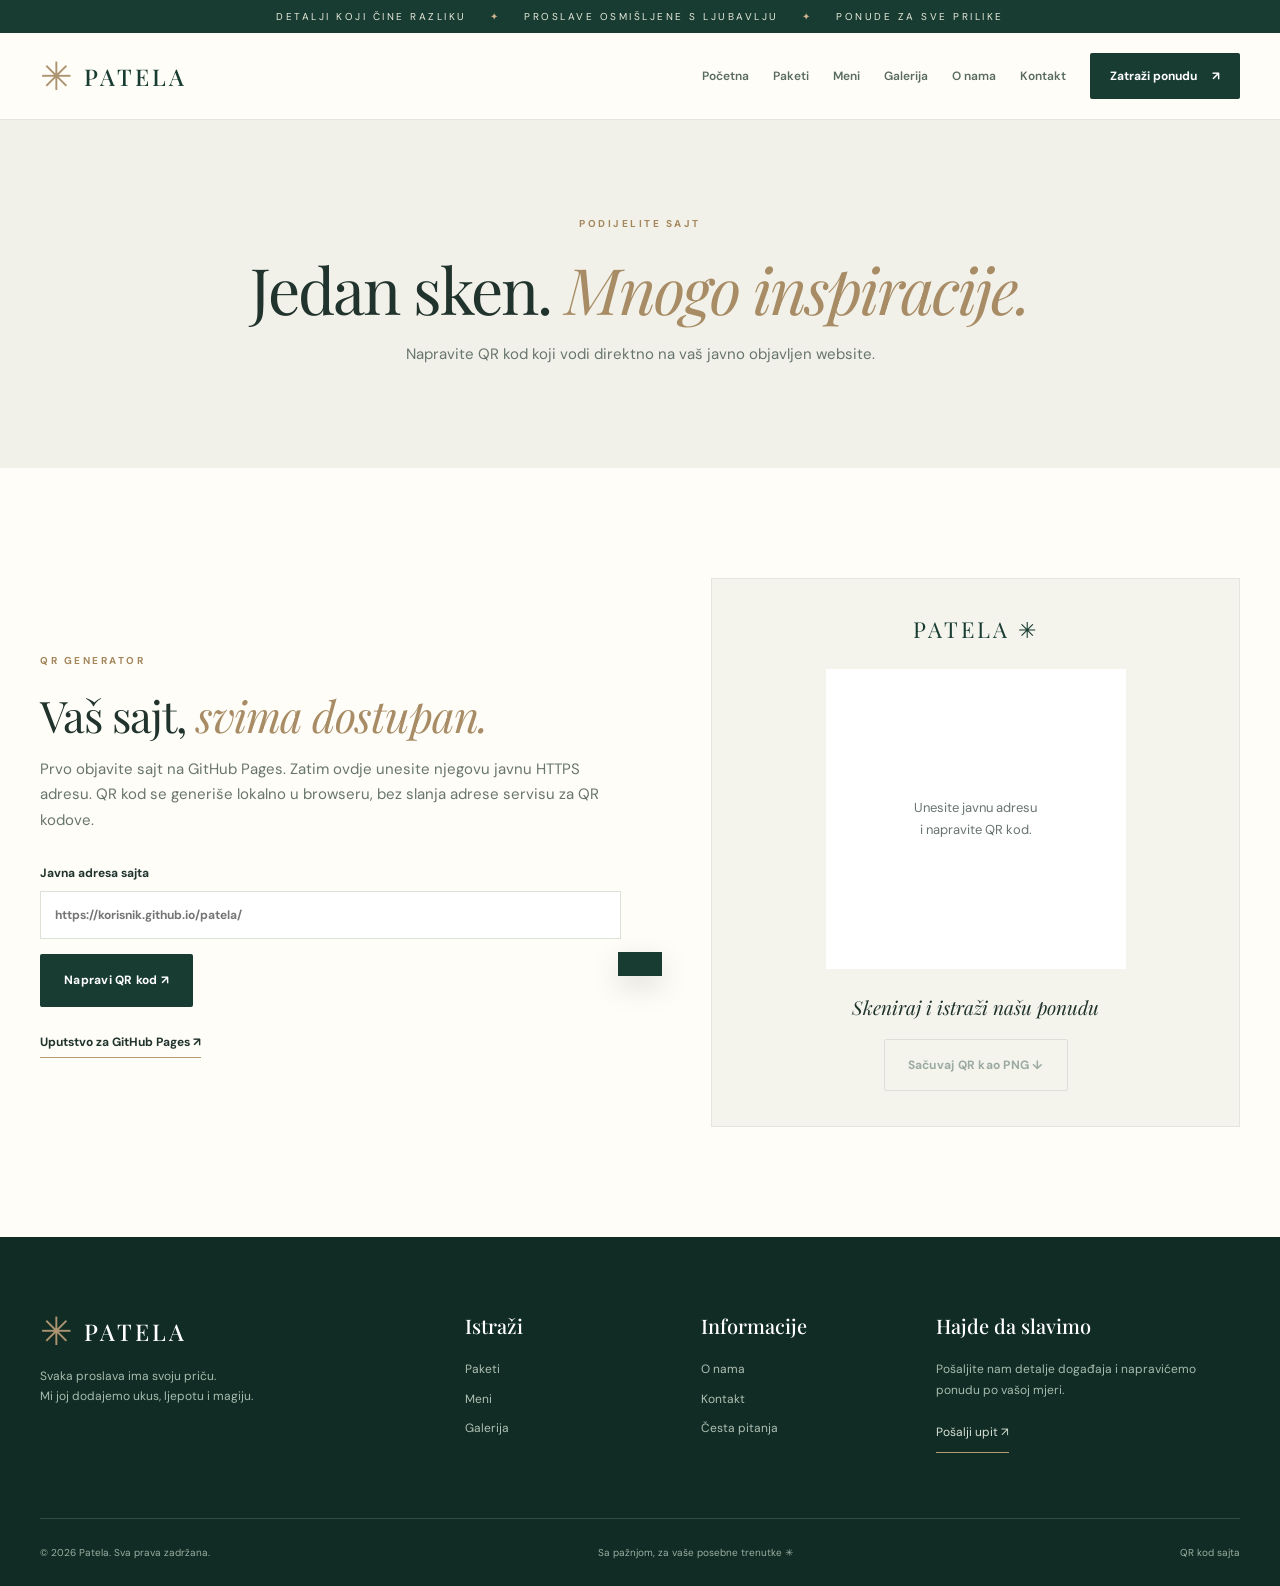
<file: qr.html>
<!doctype html><html lang="sr"><head><meta charset="utf-8"><meta name="viewport" content="width=device-width, initial-scale=1"><meta name="theme-color" content="#183c32"><meta name="description" content="Premium ketering i dekoracija za rođendane i posebne događaje."><title>QR kod | Patela</title><link rel="preconnect" href="https://fonts.googleapis.com"><link rel="preconnect" href="https://fonts.gstatic.com" crossorigin><link href="https://fonts.googleapis.com/css2?family=DM+Sans:wght@400;500;600;700&family=Playfair+Display:ital,wght@0,400;0,500;0,600;1,400;1,500&display=swap" rel="stylesheet"><link rel="stylesheet" href="style.css"><link rel="icon" href="favicon.svg" type="image/svg+xml"></head><body><div class="announcement">Detalji koji čine razliku <span>✦</span> Proslave osmišljene s ljubavlju <span>✦</span> Ponude za sve prilike</div><header class="site-header"><div class="container header-inner"><a class="brand" href="index.html" aria-label="Patela početna"><span class="brand-mark">✳</span><span><strong>PATELA</strong></span></a><nav id="site-nav" class="nav" aria-label="Glavna navigacija"><a href="index.html" class="nav-link ">Početna</a><a href="paketi.html" class="nav-link ">Paketi</a><a href="meni.html" class="nav-link ">Meni</a><a href="galerija.html" class="nav-link ">Galerija</a><a href="o-nama.html" class="nav-link ">O nama</a><a href="kontakt.html" class="nav-link ">Kontakt</a><a class="nav-cta" href="rezervacija.html">Zatraži ponudu <span>↗</span></a></nav><button class="menu-toggle" aria-label="Otvori meni" aria-expanded="false" aria-controls="site-nav"><span></span><span></span><span></span></button></div></header><main><section class="subhero"><div class="container"><span class="eyebrow">PODIJELITE SAJT</span><h1>Jedan sken. <em>Mnogo inspiracije.</em></h1><p>Napravite QR kod koji vodi direktno na vaš javno objavljen website.</p></div></section><section class="section"><div class="container qr-layout"><div class="qr-info"><span class="eyebrow">QR GENERATOR</span><h2>Vaš sajt, <em>svima dostupan.</em></h2><p>Prvo objavite sajt na GitHub Pages. Zatim ovdje unesite njegovu javnu HTTPS adresu. QR kod se generiše lokalno u browseru, bez slanja adrese servisu za QR kodove.</p><label class="qr-label">Javna adresa sajta<input id="qr-url" type="url" placeholder="https://korisnik.github.io/patela/"></label><button id="qr-generate" class="btn btn-dark">Napravi QR kod ↗</button><p id="qr-message" class="form-note" aria-live="polite"></p><a href="OBJAVLJIVANJE.md" class="text-link">Uputstvo za GitHub Pages ↗</a></div><div class="qr-card"><div class="qr-card-head">PATELA ✳</div><div id="qr-output" class="qr-output"><span>Unesite javnu adresu<br>i napravite QR kod.</span></div><p>Skeniraj i istraži našu ponudu</p><button class="btn btn-outline" id="qr-download" disabled>Sačuvaj QR kao PNG ↓</button></div></div></section></main><footer class="footer"><div class="container"><div class="footer-top"><div><a class="brand brand-light" href="index.html"><span class="brand-mark">✳</span><span><strong>PATELA</strong></span></a><p>Svaka proslava ima svoju priču.<br>Mi joj dodajemo ukus, ljepotu i magiju.</p></div><div><h4>Istraži</h4><a href="paketi.html">Paketi</a><a href="meni.html">Meni</a><a href="galerija.html">Galerija</a></div><div><h4>Informacije</h4><a href="o-nama.html">O nama</a><a href="kontakt.html">Kontakt</a><a href="faq.html">Česta pitanja</a></div><div><h4>Hajde da slavimo</h4><p>Pošaljite nam detalje događaja i napravićemo ponudu po vašoj mjeri.</p><a class="footer-button" href="rezervacija.html">Pošalji upit ↗</a></div></div><div class="footer-bottom"><span>© <span id="year"></span> Patela. Sva prava zadržana.</span><span>Sa pažnjom, za vaše posebne trenutke ✳</span><a href="qr.html">QR kod sajta</a></div></div></footer><button class="back-top" aria-label="Nazad na vrh">↑</button><div id="toast" role="status" aria-live="polite"></div><script src="config.js"></script><script src="data.js"></script><script src="app.js"></script><script src="qrcode.js"></script><script src="qr-page.js"></script></body></html>
</file>
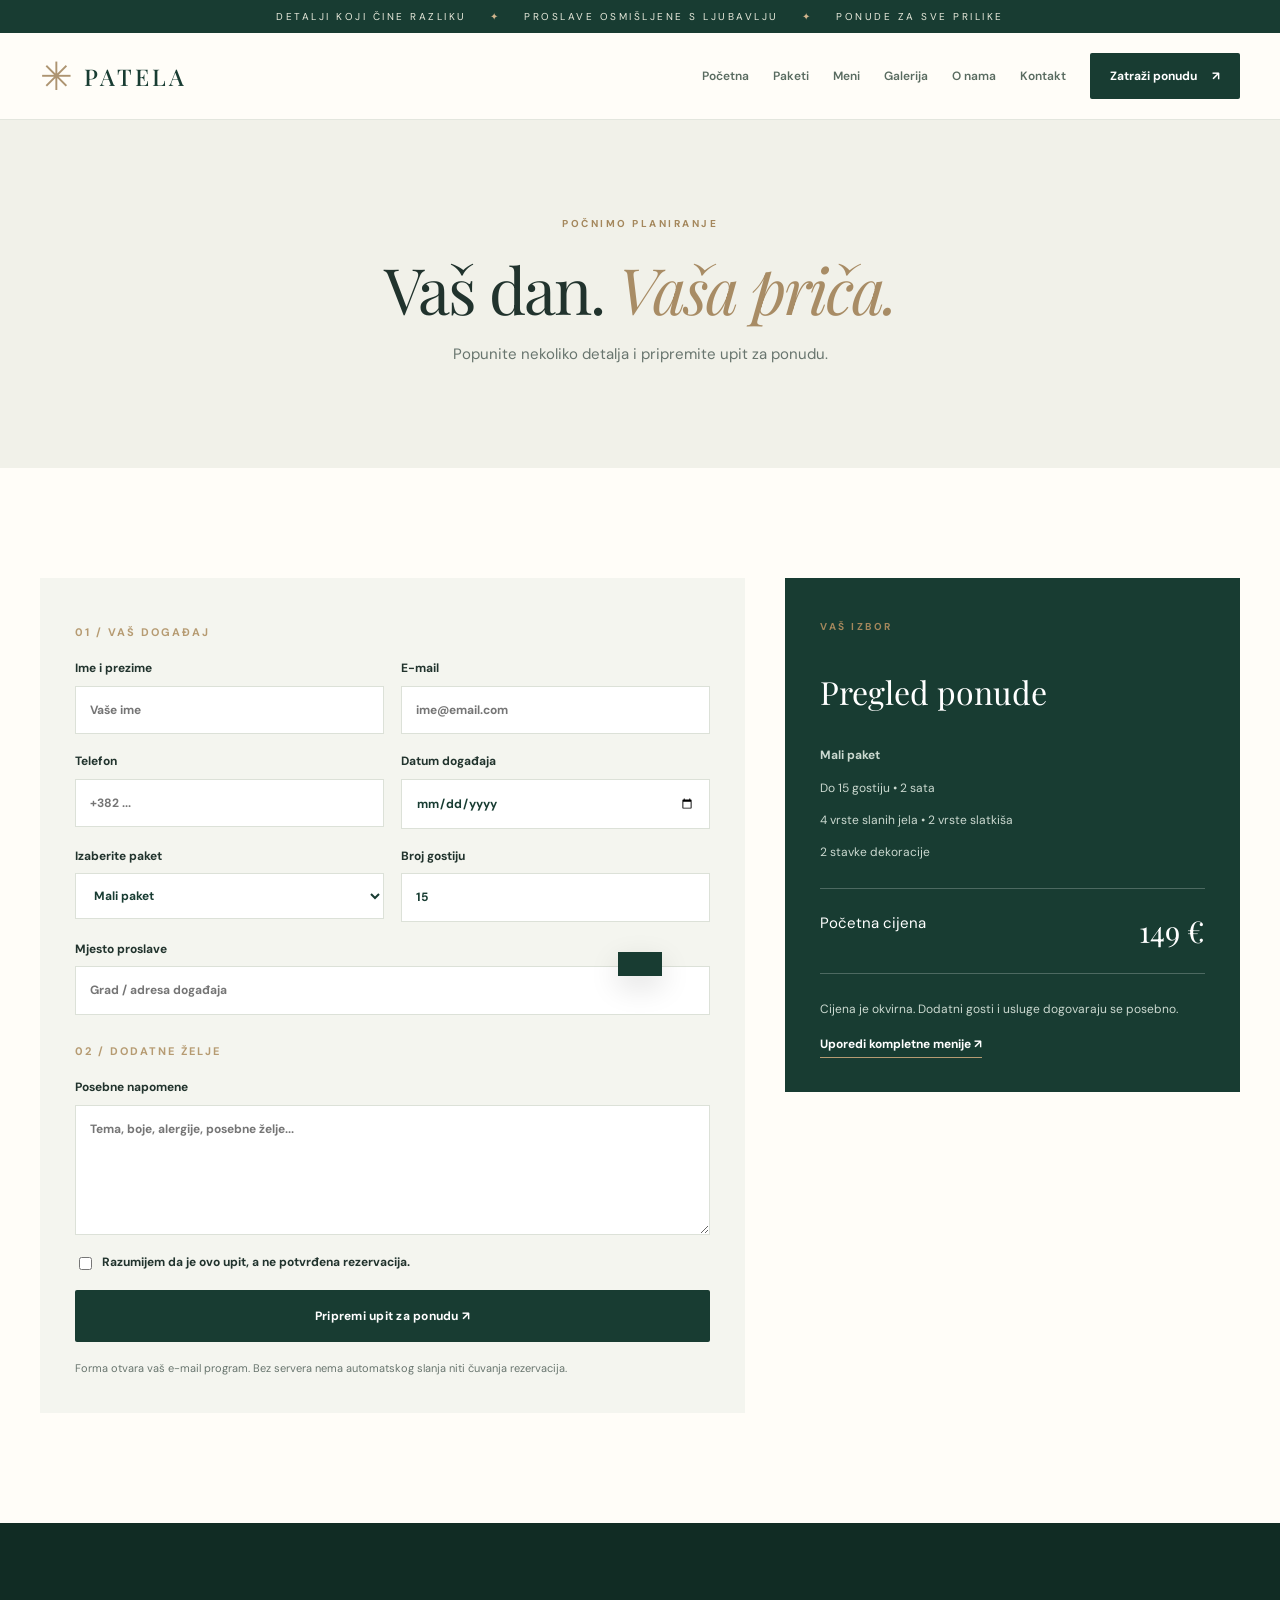
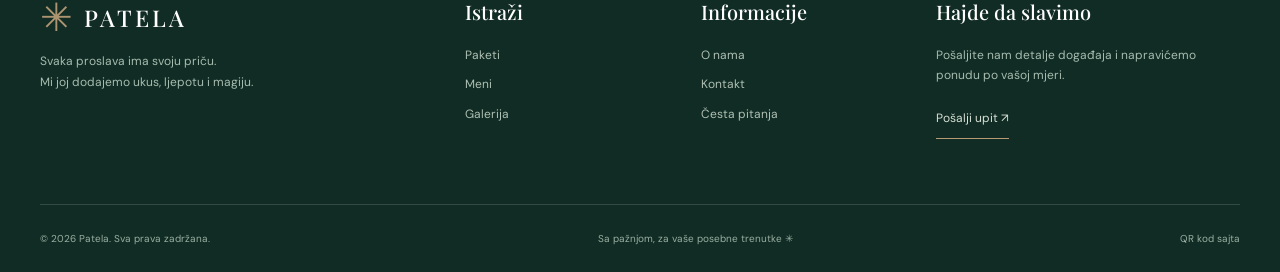
<file: rezervacija.html>
<!doctype html><html lang="sr"><head><meta charset="utf-8"><meta name="viewport" content="width=device-width, initial-scale=1"><meta name="theme-color" content="#183c32"><meta name="description" content="Premium ketering i dekoracija za rođendane i posebne događaje."><title>Zatraži ponudu | Patela</title><link rel="preconnect" href="https://fonts.googleapis.com"><link rel="preconnect" href="https://fonts.gstatic.com" crossorigin><link href="https://fonts.googleapis.com/css2?family=DM+Sans:wght@400;500;600;700&family=Playfair+Display:ital,wght@0,400;0,500;0,600;1,400;1,500&display=swap" rel="stylesheet"><link rel="stylesheet" href="style.css"><link rel="icon" href="favicon.svg" type="image/svg+xml"></head><body><div class="announcement">Detalji koji čine razliku <span>✦</span> Proslave osmišljene s ljubavlju <span>✦</span> Ponude za sve prilike</div><header class="site-header"><div class="container header-inner"><a class="brand" href="index.html" aria-label="Patela početna"><span class="brand-mark">✳</span><span><strong>PATELA</strong></span></a><nav id="site-nav" class="nav" aria-label="Glavna navigacija"><a href="index.html" class="nav-link ">Početna</a><a href="paketi.html" class="nav-link ">Paketi</a><a href="meni.html" class="nav-link ">Meni</a><a href="galerija.html" class="nav-link ">Galerija</a><a href="o-nama.html" class="nav-link ">O nama</a><a href="kontakt.html" class="nav-link ">Kontakt</a><a class="nav-cta" href="rezervacija.html">Zatraži ponudu <span>↗</span></a></nav><button class="menu-toggle" aria-label="Otvori meni" aria-expanded="false" aria-controls="site-nav"><span></span><span></span><span></span></button></div></header><main><section class="subhero"><div class="container"><span class="eyebrow">POČNIMO PLANIRANJE</span><h1>Vaš dan. <em>Vaša priča.</em></h1><p>Popunite nekoliko detalja i pripremite upit za ponudu.</p></div></section><section class="section"><div class="container booking-grid"><form id="booking-form" class="form-panel booking-form"><div class="form-step">01 / VAŠ DOGAĐAJ</div><div class="form-row"><label>Ime i prezime<input name="name" required minlength="2" placeholder="Vaše ime"></label><label>E-mail<input name="email" type="email" required placeholder="ime@email.com"></label></div><div class="form-row"><label>Telefon<input name="phone" type="tel" placeholder="+382 ..."></label><label>Datum događaja<input name="date" type="date" required></label></div><div class="form-row"><label>Izaberite paket<select name="package" id="package-select" required><option value="mali">Mali paket</option><option value="srednji">Srednji paket</option><option value="veliki">Veliki paket</option></select></label><label>Broj gostiju<input name="guests" id="guest-count" type="number" min="1" max="300" value="15" required></label></div><label>Mjesto proslave<input name="location" required placeholder="Grad / adresa događaja"></label><div class="form-step">02 / DODATNE ŽELJE</div><label>Posebne napomene<textarea name="notes" rows="5" placeholder="Tema, boje, alergije, posebne želje..."></textarea></label><label class="check-row"><input type="checkbox" required> Razumijem da je ovo upit, a ne potvrđena rezervacija.</label><button class="btn btn-dark" type="submit">Pripremi upit za ponudu ↗</button><p class="form-note">Forma otvara vaš e-mail program. Bez servera nema automatskog slanja niti čuvanja rezervacija.</p></form><aside class="booking-summary"><span class="eyebrow">VAŠ IZBOR</span><h3>Pregled ponude</h3><div id="booking-preview"></div><div class="summary-price">Početna cijena <strong id="summary-price">149 €</strong></div><p>Cijena je okvirna. Dodatni gosti i usluge dogovaraju se posebno.</p><a href="meni.html" class="text-link">Uporedi kompletne menije ↗</a></aside></div></section></main><footer class="footer"><div class="container"><div class="footer-top"><div><a class="brand brand-light" href="index.html"><span class="brand-mark">✳</span><span><strong>PATELA</strong></span></a><p>Svaka proslava ima svoju priču.<br>Mi joj dodajemo ukus, ljepotu i magiju.</p></div><div><h4>Istraži</h4><a href="paketi.html">Paketi</a><a href="meni.html">Meni</a><a href="galerija.html">Galerija</a></div><div><h4>Informacije</h4><a href="o-nama.html">O nama</a><a href="kontakt.html">Kontakt</a><a href="faq.html">Česta pitanja</a></div><div><h4>Hajde da slavimo</h4><p>Pošaljite nam detalje događaja i napravićemo ponudu po vašoj mjeri.</p><a class="footer-button" href="rezervacija.html">Pošalji upit ↗</a></div></div><div class="footer-bottom"><span>© <span id="year"></span> Patela. Sva prava zadržana.</span><span>Sa pažnjom, za vaše posebne trenutke ✳</span><a href="qr.html">QR kod sajta</a></div></div></footer><button class="back-top" aria-label="Nazad na vrh">↑</button><div id="toast" role="status" aria-live="polite"></div><script src="config.js"></script><script src="data.js"></script><script src="app.js"></script></body></html>
</file>
<file: style.css>
:root{--green:#183c32;--green2:#254d40;--cream:#faf7f0;--paper:#fffdf8;--sage:#e8eee5;--gold:#b69b72;--ink:#21332d;--muted:#68756e;--border:#e3e6de;--serif:'Playfair Display',Georgia,serif;--sans:'DM Sans',Arial,sans-serif}*{box-sizing:border-box}html{scroll-behavior:smooth;scroll-padding-top:110px}body{margin:0;background:var(--paper);color:var(--ink);font:15px/1.7 var(--sans)}img{display:block;max-width:100%}a{color:inherit;text-decoration:none}button,input,textarea,select{font:inherit}button{cursor:pointer}::selection{background:#c9d7c8;color:var(--green)}.container{width:min(1200px,calc(100% - 64px));margin:auto}.announcement{background:var(--green);color:#e8eadc;text-align:center;font-size:10px;letter-spacing:2.5px;padding:8px 12px;text-transform:uppercase}.announcement span{color:#d1b58d;margin:0 18px}.site-header{position:sticky;top:0;z-index:50;background:rgba(255,253,248,.96);border-bottom:1px solid var(--border);backdrop-filter:blur(18px)}.header-inner{height:86px;display:flex;align-items:center;justify-content:space-between;gap:25px}.brand{display:inline-flex;align-items:center;gap:11px;color:var(--green);flex-shrink:0;line-height:1}.brand-mark{font-size:39px;line-height:1;color:#ad9471}.brand strong{display:block;font-family:var(--serif);font-size:23px;letter-spacing:3px;font-weight:500}.brand small{display:block;letter-spacing:5.8px;font-size:8px;margin-top:7px;font-weight:700}.nav{display:flex;align-items:center;gap:24px}.nav-link{font-size:12px;font-weight:600;color:#596b60;transition:.25s}.nav-link:hover,.nav-link.active{color:var(--green)}.nav-cta{background:var(--green);color:#fff;padding:13px 20px;border-radius:2px;font-size:12px;font-weight:700}.nav-cta span{margin-left:12px}.menu-toggle{display:none;border:0;background:none;padding:10px}.menu-toggle span{display:block;width:24px;height:2px;background:var(--green);margin:5px}.hero{background:#f2f0e7}.hero-content{display:grid;grid-template-columns:52% 48%;min-height:670px;max-width:1600px;margin:auto}.hero-copy{padding:110px 5vw 80px max(5vw,calc((100vw - 1200px)/2));display:flex;flex-direction:column;align-items:flex-start;justify-content:center}.eyebrow{display:inline-block;color:#a4875c;font-size:10px;letter-spacing:2.5px;font-weight:700;text-transform:uppercase}.dot{display:inline-block;width:7px;height:7px;border-radius:50%;background:#b5a07e;margin-right:9px}.hero h1{font:400 clamp(43px,4.5vw,75px)/1.17 var(--serif);letter-spacing:-2px;margin:25px 0}.hero h1 em,h1 em,h2 em{color:#a88c65;font-weight:400}.hero-copy>p{color:var(--muted);max-width:450px;font-size:15px}.hero-actions{display:flex;align-items:center;gap:30px;margin-top:24px;flex-wrap:wrap}.btn{display:inline-flex;align-items:center;justify-content:center;padding:15px 23px;border:1px solid transparent;min-height:48px;font-size:12px;font-weight:700;letter-spacing:.25px;transition:transform .25s,background .25s,color .25s;border-radius:2px;text-align:center}.btn:hover{transform:translateY(-3px)}.btn-dark{background:var(--green);color:white}.btn-dark:hover{background:#2e594b}.btn-outline{border-color:#b6c2b9;background:transparent;color:var(--green)}.btn-outline:hover{background:var(--sage)}.btn-cream{background:var(--cream);color:var(--green)}.text-link{font-size:12px;font-weight:700;border-bottom:1px solid var(--gold);padding-bottom:5px}.text-link span{margin-left:6px}.hero-proof{display:flex;align-items:center;gap:14px;margin-top:70px}.avatars{border:1px solid #d9d9c8;border-radius:50px;padding:12px;color:var(--gold)}.hero-proof strong,.hero-proof span{display:block;font-size:11px}.hero-proof span{color:var(--muted)}.hero-photo{position:relative;overflow:hidden;min-height:580px}.hero-photo>img{width:100%;height:100%;object-fit:cover}.hero-stamp{position:absolute;left:-1px;top:15%;background:#f7f1e5;color:var(--green);padding:28px 34px;font-size:10px;letter-spacing:2px;line-height:1.8;text-align:center;box-shadow:0 10px 35px #0001}.hero-stamp span{display:block;font-size:30px;color:var(--gold)}.photo-caption{position:absolute;right:30px;bottom:30px;background:#fffdf4e6;padding:12px 20px;font:italic 15px var(--serif)}.hero-bottom{background:var(--green);color:#e7e6d8;display:flex;justify-content:center;align-items:center;gap:45px;padding:19px;font-size:10px;letter-spacing:2px}.hero-bottom span:nth-child(even){color:#b69b72;font-size:18px}.section{padding:110px 0}.section-tint{background:#f5f4ed}.section-head{text-align:center;max-width:720px;margin:0 auto 55px}.section-head h2,.story-text h2,.contact-grid h2,.qr-info h2{font:400 clamp(32px,3.4vw,51px)/1.25 var(--serif);letter-spacing:-1px;margin:15px 0}.section-head p{color:var(--muted);margin:0}.features{display:grid;grid-template-columns:repeat(4,1fr);gap:20px}.feature{text-align:center;padding:25px 18px}.feature-icon{display:inline-grid;place-items:center;font-size:31px;color:var(--gold);width:70px;height:70px;border:1px solid #e1e3d7;border-radius:50%}.feature h3{font:500 23px var(--serif);margin:22px 0 9px}.feature p{color:var(--muted);font-size:13px}.package-grid{display:grid;grid-template-columns:repeat(3,1fr);gap:23px}.package-card{position:relative;background:var(--paper);box-shadow:0 10px 40px #17362d0b;transition:transform .3s}.package-card:hover{transform:translateY(-7px)}.package-image{height:220px;background-size:cover;background-position:center}.package-content{padding:30px}.package-content h3{font:400 32px var(--serif);margin:10px 0}.package-content>p{color:var(--muted);min-height:53px;font-size:13px}.package-meta{display:flex;gap:20px;flex-wrap:wrap;font-size:12px;border-bottom:1px solid var(--border);padding:18px 0;color:#64736a}.price{font:400 34px var(--serif);margin:20px 0}.price small{font:400 12px var(--sans);color:var(--muted)}.package-content .btn{width:100%;margin-top:9px}.popular{position:absolute;top:15px;right:15px;background:var(--green);color:#fff;padding:8px 13px;font-size:9px;letter-spacing:1.5px}.fineprint{text-align:center;font-size:12px;color:var(--muted);margin:35px auto 0;max-width:700px}.story-grid{display:grid;grid-template-columns:1fr 1fr;align-items:center;gap:9%}.story-photos{position:relative;padding:0 70px 70px 0}.story-main{height:540px;width:100%;object-fit:cover}.story-small{position:absolute;right:0;bottom:0;width:45%;height:240px;object-fit:cover;border:10px solid var(--paper)}.story-text p{color:var(--muted);margin-bottom:22px}.story-text .btn,.story-text .text-link{margin-top:15px}.teaser-grid{display:grid;grid-template-columns:1fr 1.25fr 1fr;gap:18px}.teaser-grid img{width:100%;height:330px;object-fit:cover}.teaser-grid img:nth-child(2){height:400px;margin-top:-35px}.center{text-align:center;margin-top:40px}.cta-banner{background:var(--green);color:var(--cream);padding:80px 0}.cta-inner{display:flex;justify-content:space-between;align-items:center;gap:35px}.cta-inner h2{font:400 clamp(32px,3.6vw,52px)/1.2 var(--serif);margin:15px 0}.cta-inner p{color:#c8d6cd}.subhero{background:#f1f1e9;text-align:center;padding:90px 0 100px}.subhero h1{font:400 clamp(43px,5vw,75px)/1.2 var(--serif);letter-spacing:-2px;margin:15px 0}.subhero p{max-width:580px;margin:auto;color:var(--muted)}.table-scroll{overflow-x:auto}.compare{width:100%;border-collapse:collapse;min-width:620px}.compare th{background:var(--green);color:#fff;padding:20px;font-size:13px}.compare td{padding:18px;text-align:center;border-bottom:1px solid var(--border);font-size:13px}.compare td:first-child{text-align:left;font-weight:700}.compare tr:nth-child(even){background:#f5f6ef}.jump-links{display:flex;gap:15px;flex-wrap:wrap;align-items:center;margin-bottom:40px}.jump-links span{font-weight:700}.jump-links a{padding:8px 16px;border:1px solid var(--border);font-size:12px}.jump-links a:hover{background:var(--sage)}.menu-package{border:1px solid var(--border);padding:40px;margin-bottom:32px;background:#fff}.menu-package-head{display:flex;align-items:center;justify-content:space-between;gap:20px;border-bottom:1px solid var(--border);padding-bottom:24px}.menu-package-head h2{font:400 39px var(--serif);margin:10px 0}.menu-package-head p{color:var(--muted);margin:0}.menu-price{color:var(--muted);white-space:nowrap}.menu-price strong{font:400 35px var(--serif);color:var(--green)}.menu-detail-grid{display:grid;grid-template-columns:repeat(3,1fr);gap:28px;padding:25px 0}.menu-detail{background:#f8f8f3;padding:22px}.menu-detail h3{font:500 21px var(--serif);margin:0 0 15px}.menu-detail h3.mt{margin-top:25px}.menu-detail ul{list-style:none;padding:0;margin:0}.menu-detail li{display:flex;gap:10px;align-items:flex-start;font-size:12px;padding:8px 0;border-bottom:1px solid #e8eae2}.menu-detail li span{color:var(--gold)}.filters{display:flex;gap:10px;justify-content:center;flex-wrap:wrap;margin-bottom:35px}.filter{border:1px solid var(--border);background:transparent;padding:10px 20px;font-size:12px;color:var(--green)}.filter.active,.filter:hover{background:var(--green);color:white}.gallery-grid{display:grid;grid-template-columns:repeat(3,1fr);gap:17px}.gallery-item{position:relative;margin:0;overflow:hidden;cursor:pointer}.gallery-item[hidden]{display:none}.gallery-item img{width:100%;height:300px;object-fit:cover;transition:transform .5s}.gallery-item:hover img{transform:scale(1.06)}.gallery-item figcaption{position:absolute;bottom:0;left:0;right:0;padding:25px 18px 15px;color:white;background:linear-gradient(transparent,#0009);font-size:13px;display:flex;justify-content:space-between}.lightbox{position:fixed;inset:0;background:#071811ed;z-index:100;display:flex;align-items:center;justify-content:center;flex-direction:column;padding:60px 20px;color:white}.lightbox[hidden]{display:none}.lightbox img{max-height:75vh;max-width:90vw;object-fit:contain}.lightbox-close{position:absolute;right:30px;top:20px;background:transparent;color:white;border:0;font-size:40px}.steps{display:grid;grid-template-columns:repeat(3,1fr);gap:25px}.steps article{background:#fff;padding:35px}.steps b{font:400 46px var(--serif);color:var(--gold)}.steps h3{font:400 26px var(--serif)}.steps p{color:var(--muted);font-size:13px}.contact-grid{display:grid;grid-template-columns:1fr 1fr;gap:9%}.contact-grid>div>p{color:var(--muted)}.contact-line{display:flex;gap:20px;margin-top:30px}.contact-line>span{font-size:25px;color:var(--gold)}.contact-line b,.contact-line a,.contact-line p{display:block;margin:0;font-size:13px}.contact-line a,.contact-line p{color:var(--muted)}.form-panel{background:#f4f5ef;padding:35px;display:flex;flex-direction:column;gap:17px}.form-panel h3{font:400 29px var(--serif);margin:0}.form-panel label,.qr-label{display:flex;flex-direction:column;gap:7px;font-size:12px;font-weight:700}.form-panel input,.form-panel textarea,.form-panel select,.qr-label input{width:100%;background:#fff;border:1px solid #dce1d8;padding:13px 14px;outline:none;color:var(--green);border-radius:0}.form-panel input:focus,.form-panel textarea:focus,.form-panel select:focus,.qr-label input:focus{border-color:var(--gold)}.form-note{font-size:11px;color:var(--muted);margin:0}.booking-grid{display:grid;grid-template-columns:1.55fr 1fr;align-items:start;gap:40px}.form-row{display:grid;grid-template-columns:1fr 1fr;gap:17px}.form-step{font-size:11px;font-weight:700;letter-spacing:2px;color:var(--gold);margin-top:10px}.check-row{flex-direction:row!important;align-items:flex-start}.check-row input{width:auto!important;margin-top:5px}.booking-summary{background:var(--green);color:#fff;padding:35px;position:sticky;top:115px}.booking-summary h3{font:400 32px var(--serif)}.booking-summary p{color:#cbd9d0;font-size:12px}.booking-summary .text-link{color:#fff}.summary-price{border-top:1px solid #ffffff3b;border-bottom:1px solid #ffffff3b;padding:22px 0;margin:25px 0;display:flex;justify-content:space-between;gap:15px}.summary-price strong{font:400 30px var(--serif)}.faq-list{max-width:850px;margin:auto}.faq-list details{border-bottom:1px solid var(--border);padding:20px 0}.faq-list summary{display:flex;justify-content:space-between;gap:20px;cursor:pointer;font:400 23px var(--serif);list-style:none}.faq-list summary::-webkit-details-marker{display:none}.faq-list summary span{color:var(--gold)}.faq-list p{color:var(--muted);max-width:700px}.qr-layout{display:grid;grid-template-columns:1.1fr 1fr;gap:90px;align-items:center}.qr-info>p{color:var(--muted)}.qr-info .qr-label{margin:30px 0 15px}.qr-info .text-link{display:inline-block;margin-top:25px}.qr-card{padding:35px;background:#f4f4ed;text-align:center;border:1px solid var(--border)}.qr-card-head{font:400 22px var(--serif);letter-spacing:3px;color:var(--green)}.qr-output{width:min(100%,300px);aspect-ratio:1;margin:25px auto;background:#fff;display:grid;place-items:center;padding:20px;color:var(--muted);font-size:13px}.qr-output canvas,.qr-output img{max-width:100%;height:auto}.qr-card p{font:italic 19px var(--serif)}.qr-card button:disabled{opacity:.4;cursor:not-allowed}.footer{background:#112c24;color:#d8e1d7;padding:75px 0 25px}.footer-top{display:grid;grid-template-columns:2fr 1fr 1fr 1.6fr;gap:45px}.brand-light{color:#fff}.footer p{font-size:12px;color:#a7bcb0;max-width:290px}.footer h4{font:500 20px var(--serif);margin:0 0 20px;color:#fff}.footer-top>div>a:not(.brand):not(.footer-button){display:block;font-size:12px;margin:9px 0;color:#afc0b4}.footer-button{display:inline-block;border-bottom:1px solid var(--gold);padding:10px 0;font-size:12px}.footer-bottom{border-top:1px solid #ffffff25;margin-top:65px;padding-top:25px;display:flex;justify-content:space-between;gap:20px;font-size:10px;color:#9aafa3}.back-top{position:fixed;bottom:25px;right:25px;border:0;background:var(--green);color:white;width:42px;height:42px;z-index:45;opacity:0;pointer-events:none;transition:.2s}.back-top.show{opacity:1;pointer-events:auto}#toast{position:fixed;bottom:24px;left:50%;transform:translateX(-50%) translateY(100px);background:var(--green);color:white;padding:12px 22px;z-index:150;transition:.3s;box-shadow:0 10px 30px #0002;font-size:12px}#toast.show{transform:translateX(-50%) translateY(0)}@media(max-width:1100px){.nav{gap:13px}.nav-link{font-size:11px}.brand strong{font-size:20px}.hero-copy{padding-left:5vw}.package-content{padding:22px}}@media(max-width:900px){.container{width:min(100% - 38px,1200px)}.menu-toggle{display:block}.nav{display:none;position:absolute;top:100%;left:0;right:0;background:var(--paper);padding:25px;box-shadow:0 15px 25px #0001;flex-direction:column;align-items:stretch;gap:18px}.nav.open{display:flex}.nav-link{font-size:14px}.hero-content{grid-template-columns:1fr}.hero-copy{padding:80px 7vw}.hero-photo{height:460px;min-height:0}.hero-stamp{left:20px}.hero-bottom{gap:15px;flex-wrap:wrap}.features{grid-template-columns:repeat(2,1fr)}.package-grid{grid-template-columns:repeat(2,1fr)}.story-grid{gap:30px}.story-photos{padding:0 35px 40px 0}.story-main{height:420px}.story-small{height:170px}.footer-top{grid-template-columns:repeat(2,1fr)}.qr-layout{gap:30px}}@media(max-width:650px){.announcement{font-size:8px;letter-spacing:1px}.announcement span{margin:0 5px}.header-inner{height:70px}.brand strong{font-size:19px}.hero h1{font-size:45px}.hero-copy{padding:65px 25px}.hero-proof{margin-top:45px}.hero-photo{height:340px}.hero-stamp{top:15px;padding:13px;font-size:8px}.hero-bottom{font-size:8px}.hero-bottom span:nth-child(n+4){display:none}.section{padding:70px 0}.features,.package-grid,.story-grid,.contact-grid,.booking-grid,.qr-layout,.steps{grid-template-columns:1fr}.package-content>p{min-height:0}.story-photos{max-width:450px}.story-main{height:380px}.story-text{margin-top:25px}.teaser-grid{gap:8px}.teaser-grid img{height:180px}.teaser-grid img:nth-child(2){height:210px;margin-top:-15px}.cta-inner{align-items:flex-start;flex-direction:column}.subhero{padding:65px 0}.subhero h1{font-size:44px}.menu-package{padding:20px}.menu-package-head{align-items:flex-start}.menu-price strong{font-size:25px}.menu-detail-grid{grid-template-columns:1fr;gap:10px}.gallery-grid{grid-template-columns:repeat(2,1fr);gap:9px}.gallery-item img{height:210px}.form-row{grid-template-columns:1fr}.form-panel{padding:23px}.booking-summary{position:static}.footer-top{grid-template-columns:1fr 1fr;gap:30px}.footer-top>div:first-child,.footer-top>div:last-child{grid-column:span 2}.footer-bottom{flex-wrap:wrap}.qr-card{padding:20px}}@media(prefers-reduced-motion:reduce){*,*::before,*::after{scroll-behavior:auto!important;transition:none!important;animation:none!important}}
</file>
